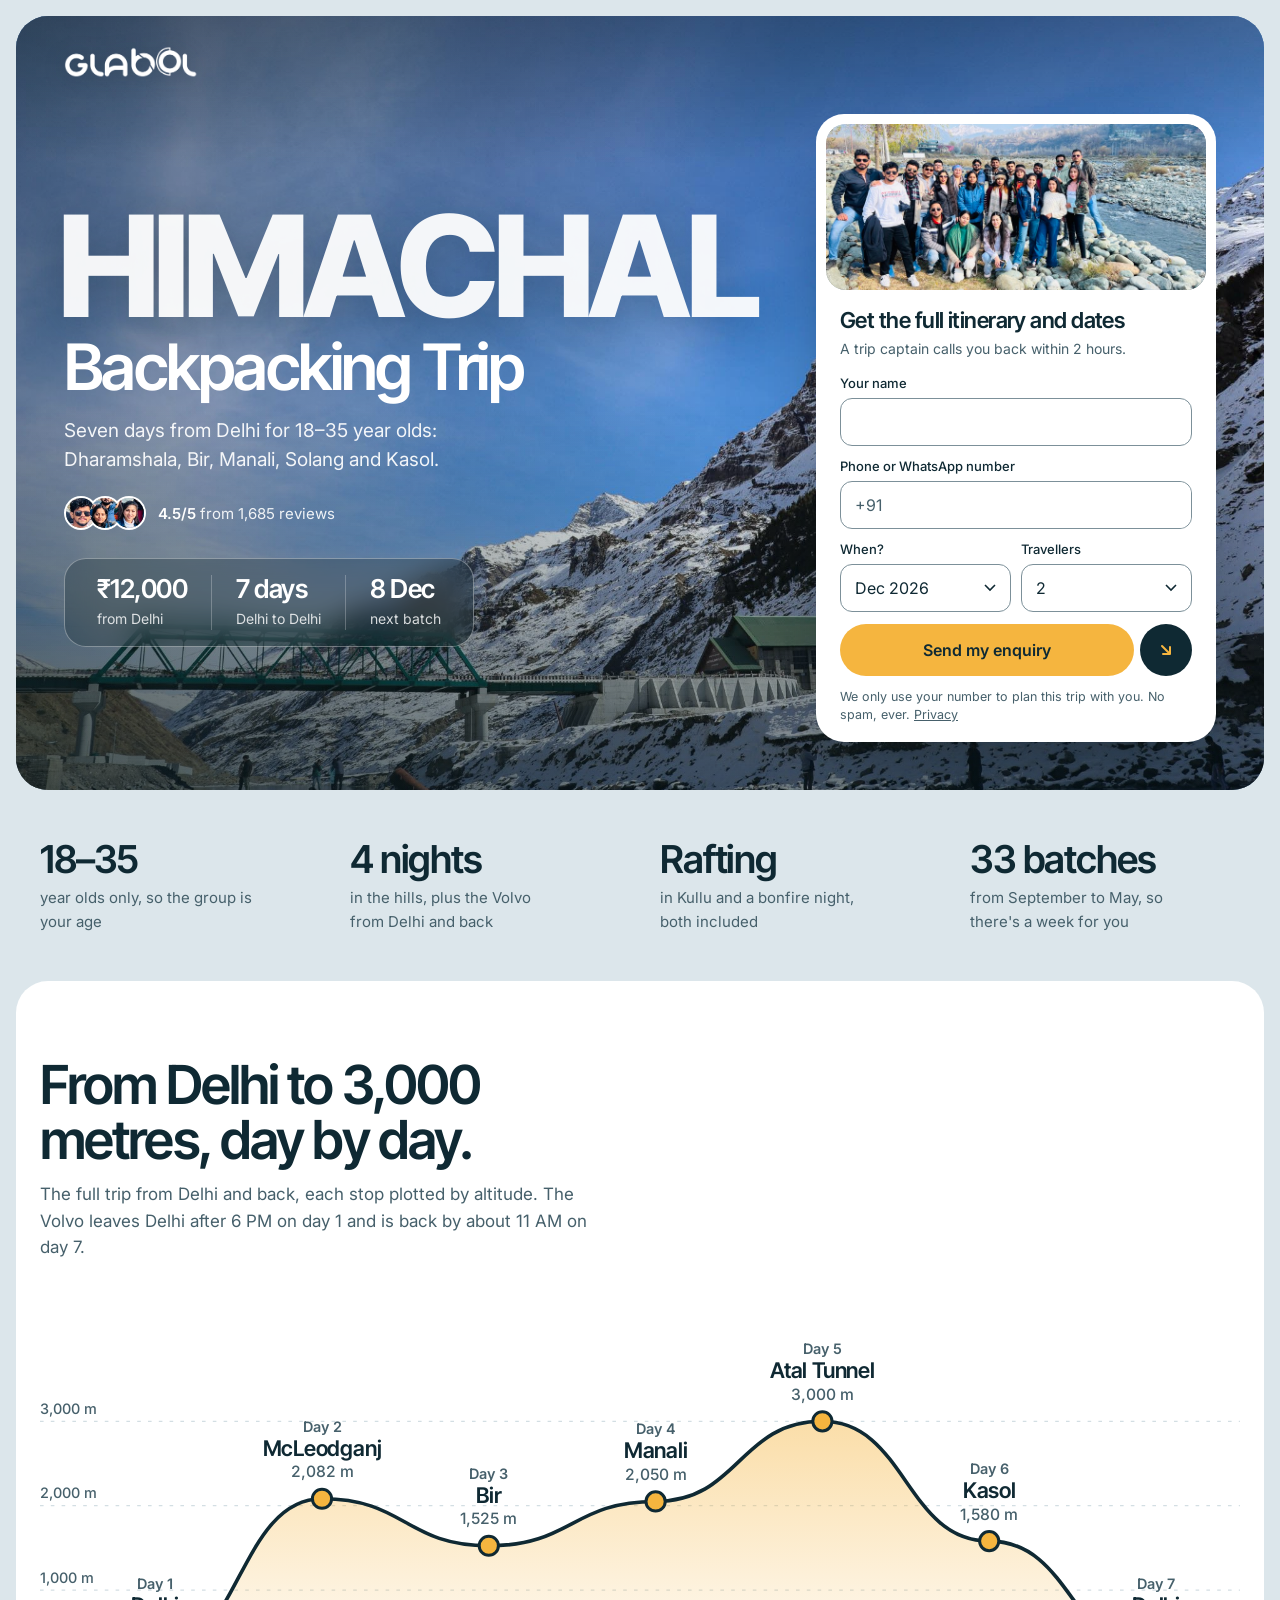
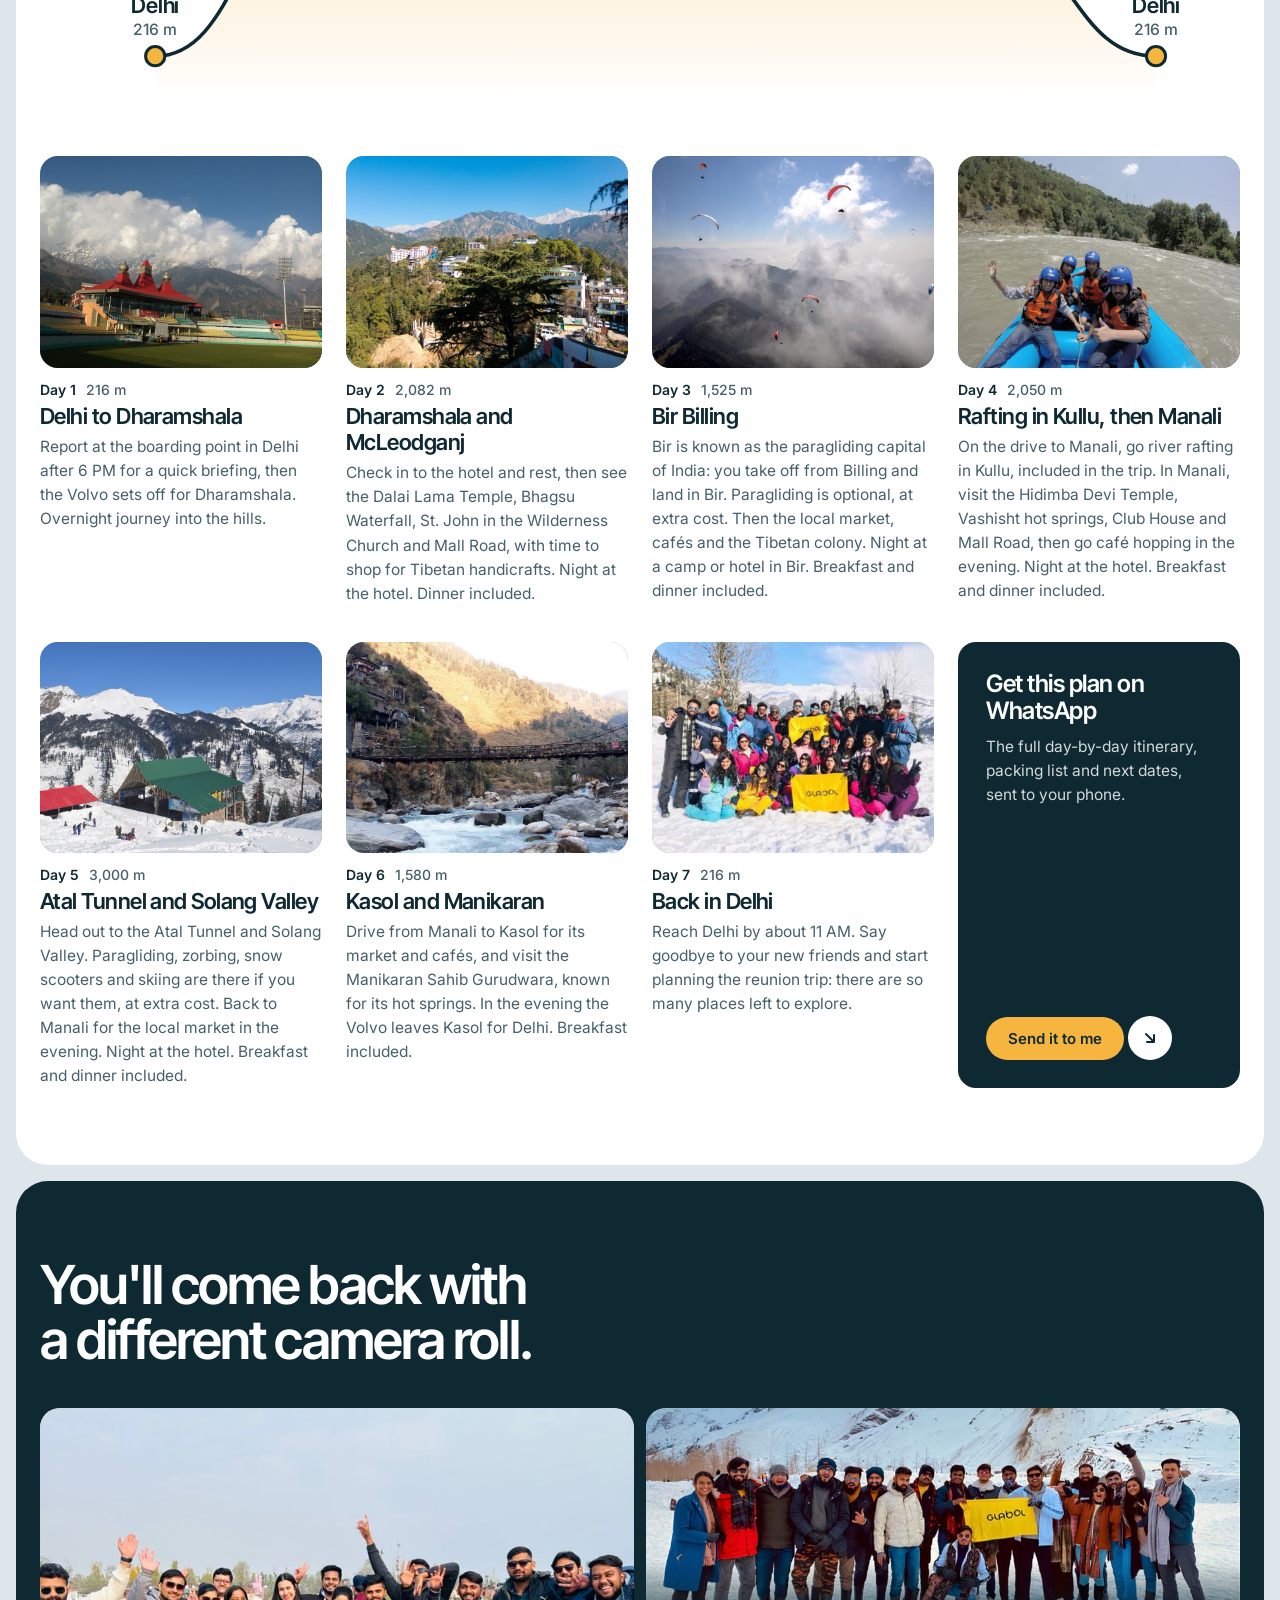
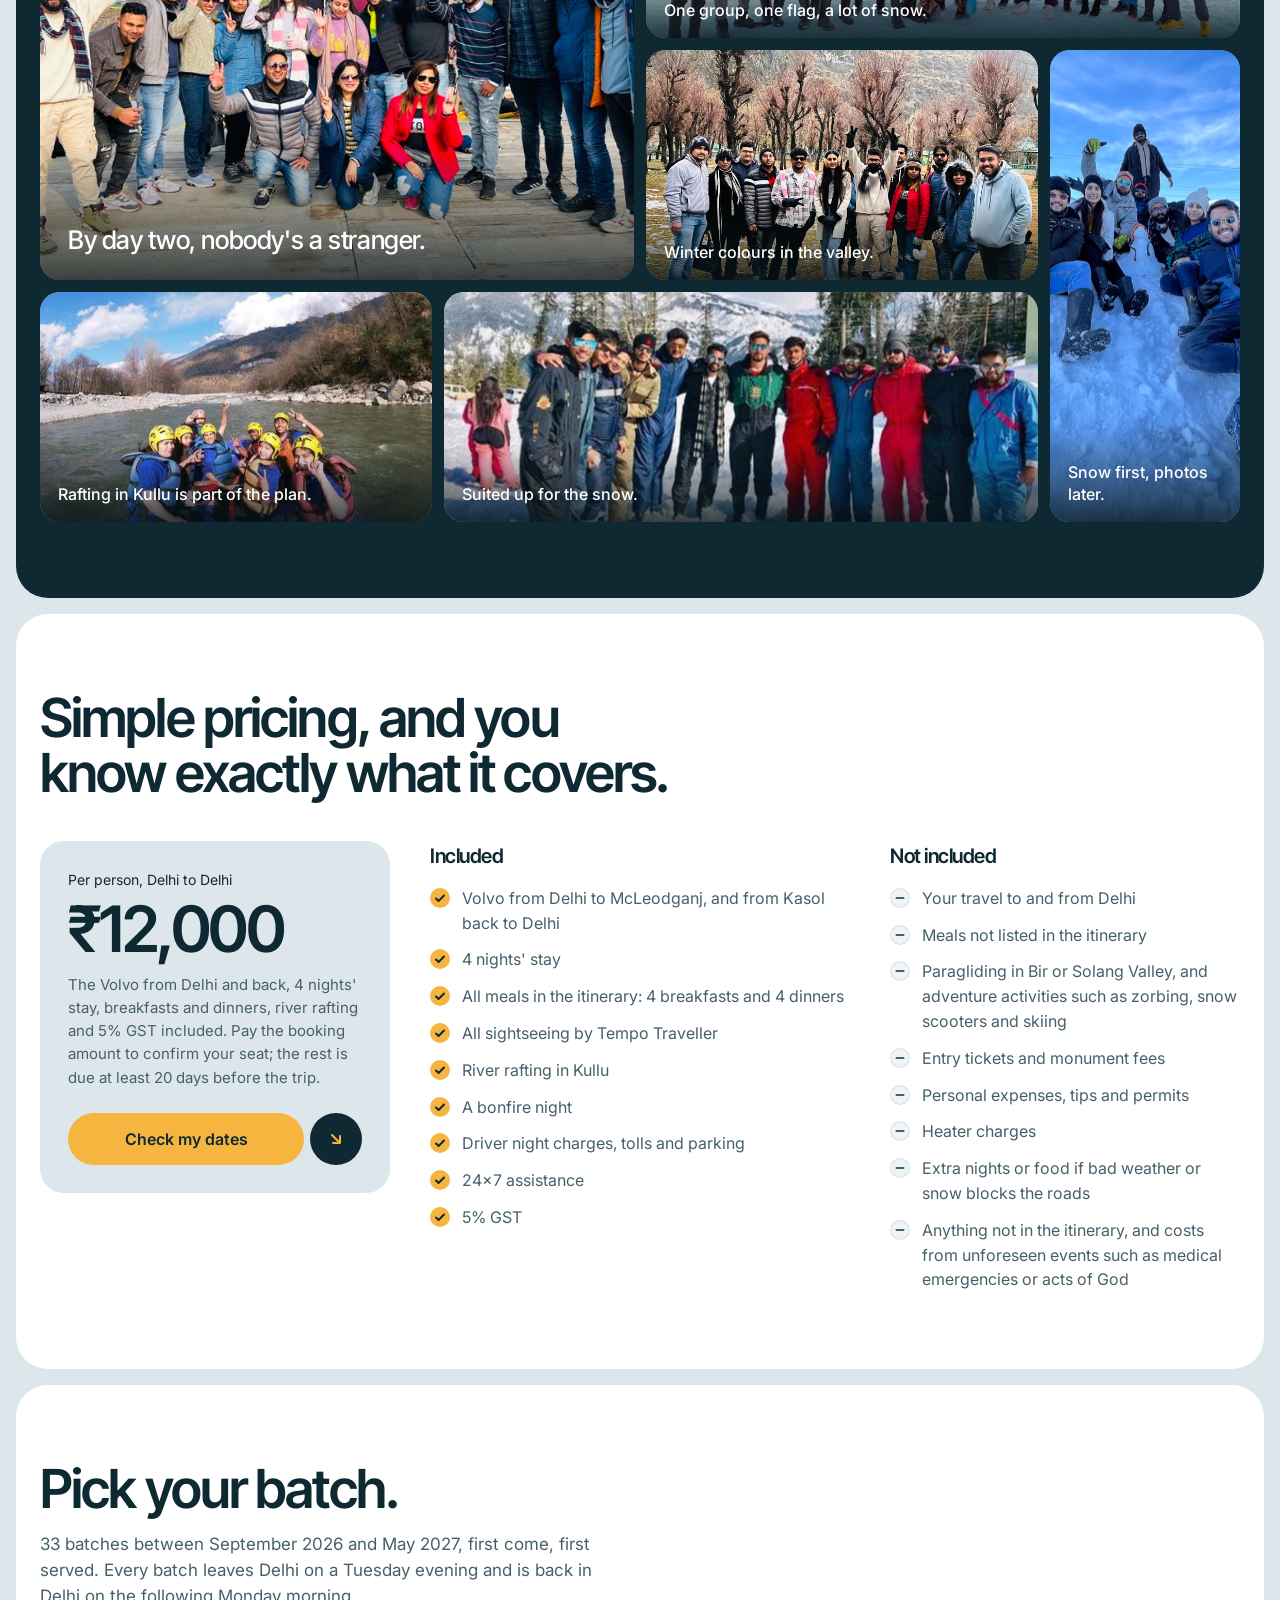
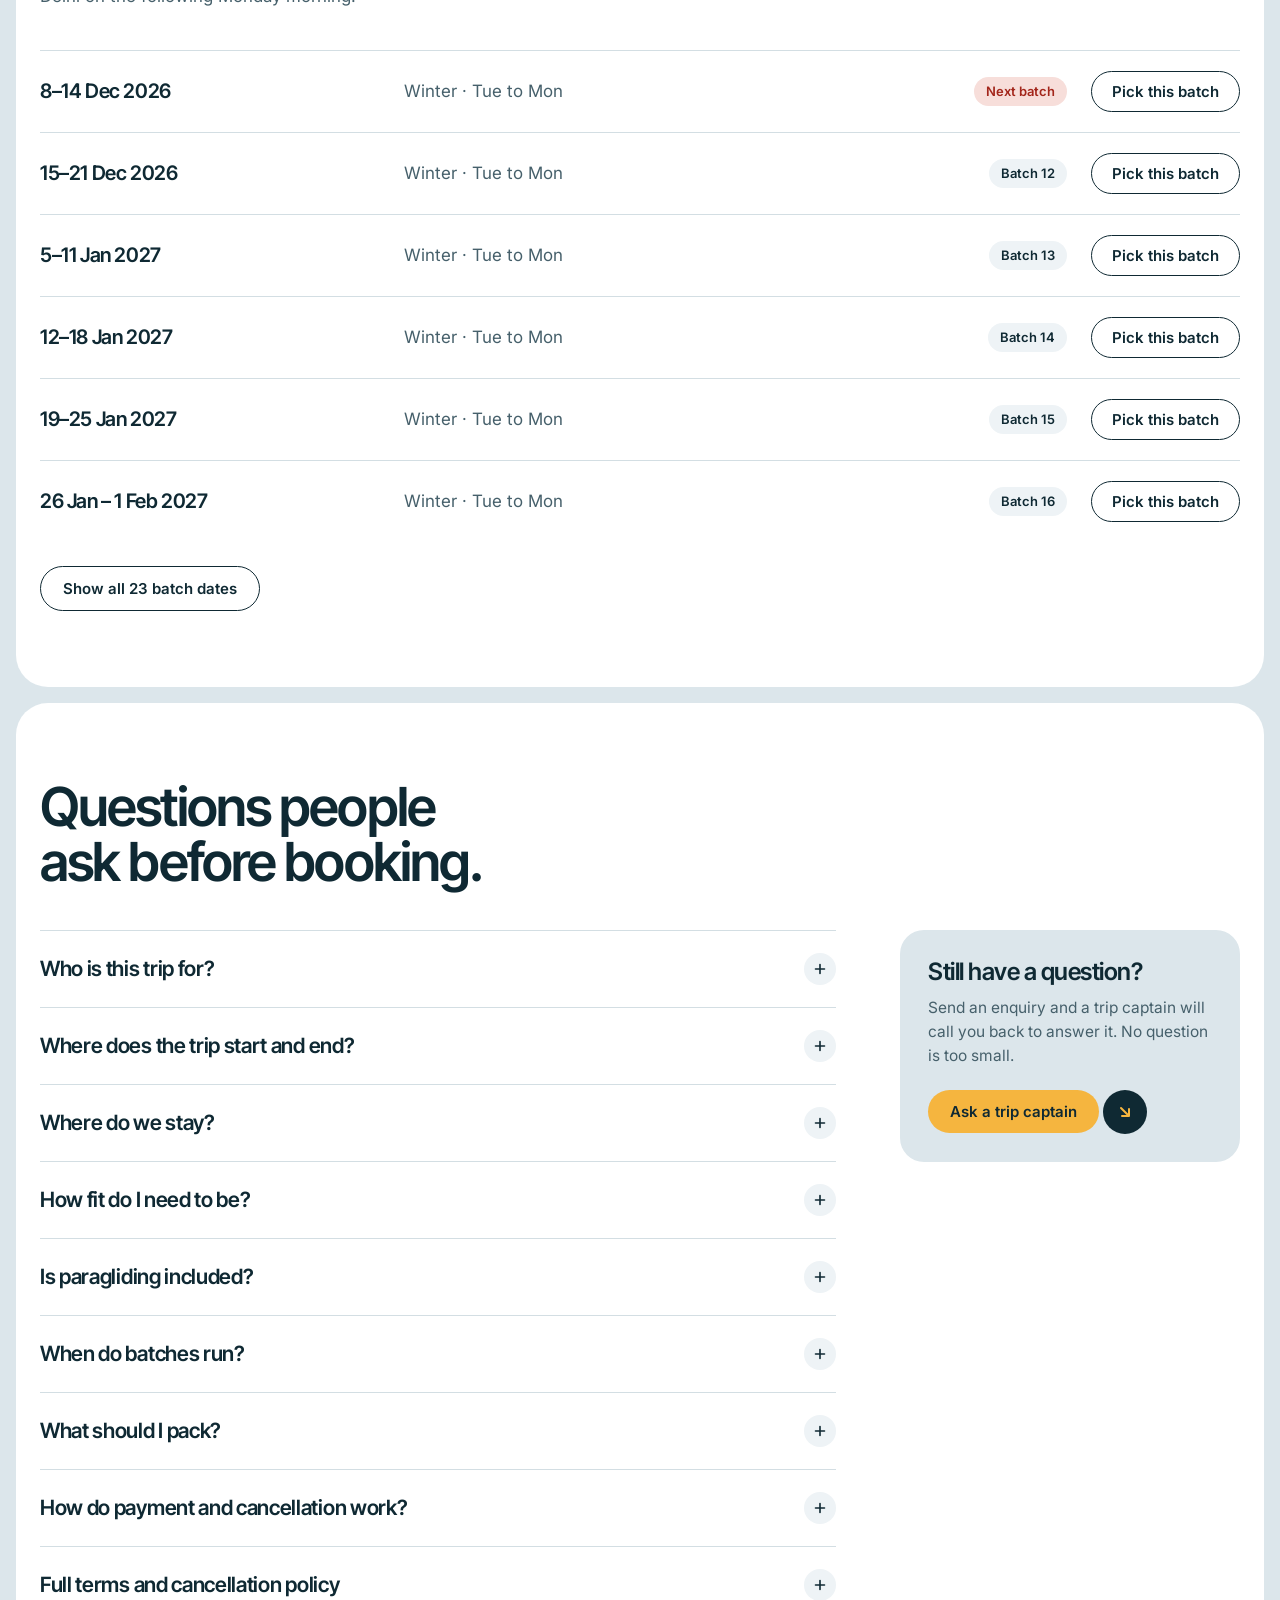
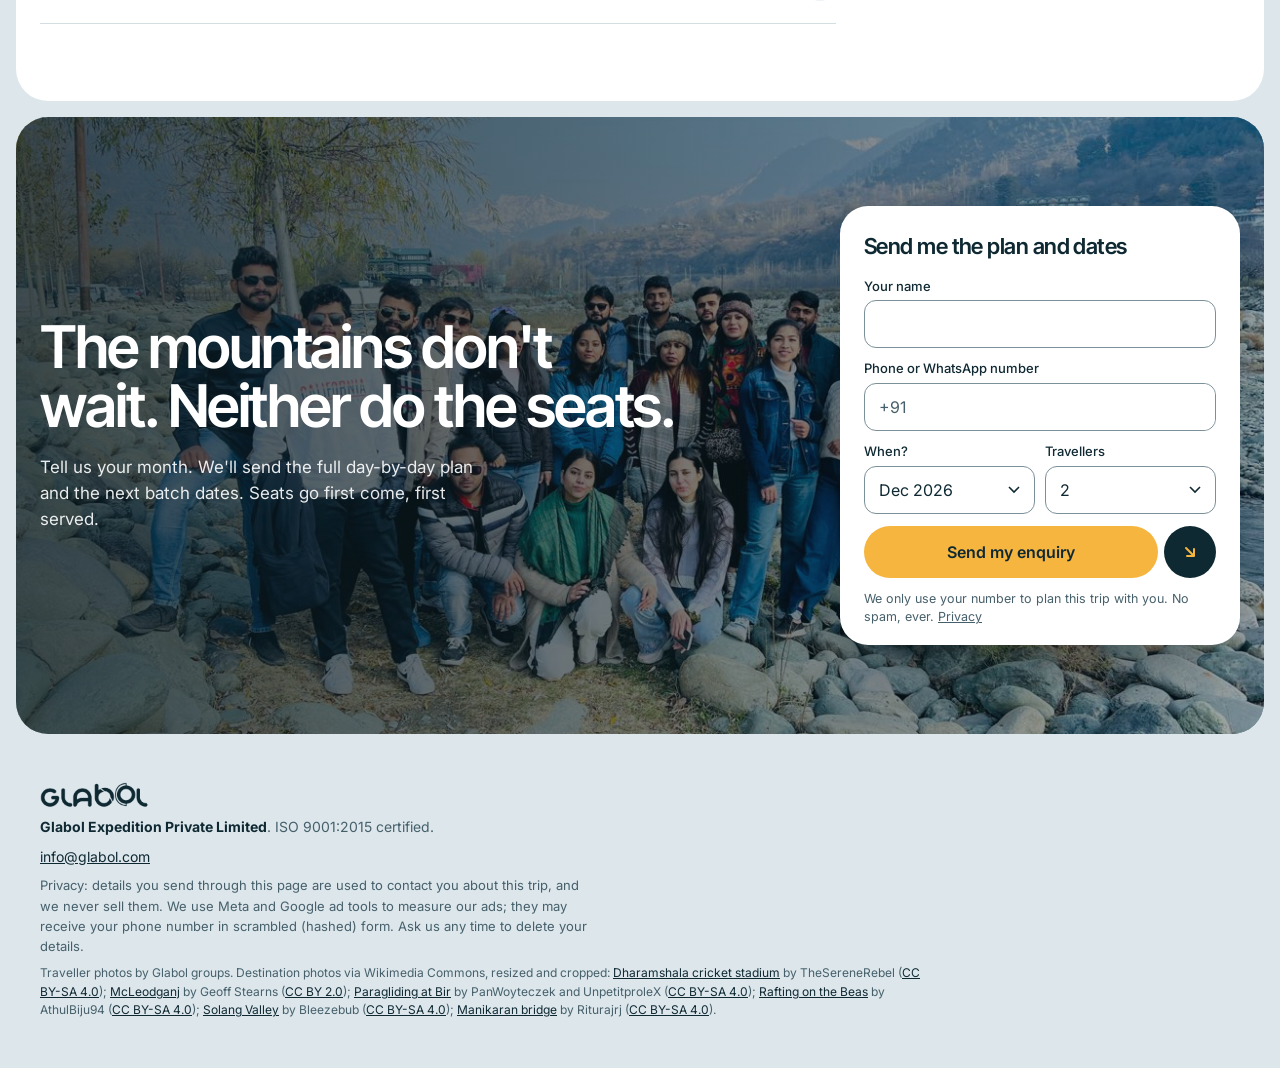
<file: index.html>
<!doctype html>
<html lang="en-IN">
<head>
  <meta charset="utf-8">
  <meta name="viewport" content="width=device-width, initial-scale=1">
  <!-- Google Tag Manager -->
  <script>(function(w,d,s,l,i){w[l]=w[l]||[];w[l].push({'gtm.start':
  new Date().getTime(),event:'gtm.js'});var f=d.getElementsByTagName(s)[0],
  j=d.createElement(s),dl=l!='dataLayer'?'&l='+l:'';j.async=true;j.src=
  'https://www.googletagmanager.com/gtm.js?id='+i+dl;f.parentNode.insertBefore(j,f);
  })(window,document,'script','dataLayer','GTM-TTXFHSF9');</script>
  <!-- End Google Tag Manager -->
  <title>Himachal Backpacking Trip from ₹12,000 | Glabol</title>
  <meta name="description" content="A group trip for 18–35 year olds: 7 days from Delhi to Delhi with Dharamshala, McLeodganj, Bir Billing, Manali, Solang Valley and Kasol. ₹12,000 per person with the Volvo both ways, 4 nights' stay, breakfasts, dinners, river rafting and GST included.">
  <meta name="theme-color" content="#DCE6EB">

  <meta property="og:type" content="website">
  <meta property="og:title" content="Himachal Backpacking Trip from ₹12,000">
  <meta property="og:description" content="7 days from Delhi with a group of 18–35 year olds: Dharamshala, Bir Billing, Manali, the Atal Tunnel, Solang Valley and Kasol, with river rafting included.">
  <meta property="og:image" content="https://himachal.glabol.com/images/hero.jpg">
  <meta property="og:url" content="https://himachal.glabol.com/">
  <link rel="canonical" href="https://himachal.glabol.com/">

  <link rel="preconnect" href="https://fonts.googleapis.com">
  <link rel="preconnect" href="https://fonts.gstatic.com" crossorigin>
  <link rel="stylesheet" href="https://fonts.googleapis.com/css2?family=Inter+Tight:wght@500;600;800&family=Inter:wght@400;500;600&display=swap">
  <link rel="preload" as="image" href="images/hero.jpg" fetchpriority="high">
  <link rel="stylesheet" href="palette.css?v=d22a79d6">
  <link rel="stylesheet" href="styles.css?v=3f8e70ad">

  <script type="application/ld+json">
  {
    "@context": "https://schema.org",
    "@type": "TouristTrip",
    "name": "Himachal Backpacking Trip",
    "alternateName": "The Great Himachal Tour",
    "description": "Group trip for 18–35 year olds: 7 days from Delhi to Delhi with Dharamshala, McLeodganj, Bir Billing, Manali, the Atal Tunnel, Solang Valley, Kasol and Manikaran. Volvo both ways, 4 nights' stay, breakfasts, dinners and river rafting included.",
    "touristType": "Backpackers aged 18–35",
    "provider": {"@type": "Organization", "name": "Glabol Expedition Private Limited", "email": "info@glabol.com", "url": "https://www.glabol.com"},
    "itinerary": {
      "@type": "ItemList",
      "itemListElement": [
        {"@type": "ListItem", "position": 1, "item": {"@type": "Place", "name": "Delhi"}},
        {"@type": "ListItem", "position": 2, "item": {"@type": "Place", "name": "Dharamshala and McLeodganj"}},
        {"@type": "ListItem", "position": 3, "item": {"@type": "Place", "name": "Bir Billing"}},
        {"@type": "ListItem", "position": 4, "item": {"@type": "Place", "name": "Kullu and Manali"}},
        {"@type": "ListItem", "position": 5, "item": {"@type": "Place", "name": "Atal Tunnel and Solang Valley"}},
        {"@type": "ListItem", "position": 6, "item": {"@type": "Place", "name": "Kasol and Manikaran"}},
        {"@type": "ListItem", "position": 7, "item": {"@type": "Place", "name": "Delhi"}}
      ]
    },
    "offers": [
      {"@type": "Offer", "name": "Delhi to Delhi, Volvo included", "price": "12000", "priceCurrency": "INR"}
    ]
  }
  </script>
</head>
<body>
  <!-- Google Tag Manager (noscript) -->
  <noscript><iframe src="https://www.googletagmanager.com/ns.html?id=GTM-TTXFHSF9" height="0" width="0" style="display:none;visibility:hidden"></iframe></noscript>
  <!-- End Google Tag Manager (noscript) -->
  <a class="skip" href="#enquire">Skip to enquiry form</a>

  <!-- ============ HERO ============ -->
  <header class="hero" id="hero">
    <div class="hero-art" aria-hidden="true">
      <!-- Drawn fallback, shown until images/hero.jpg exists -->
      <svg class="ridge ridge-back" viewBox="0 0 1440 900" preserveAspectRatio="xMidYMax slice">
        <path class="ridge-1" d="M0 470 L110 400 L200 440 L320 330 L400 380 L510 300 L600 360 L720 270 L820 340 L930 290 L1040 370 L1160 300 L1260 390 L1350 350 L1440 400 V900 H0Z"/>
        <path class="ridge-2" d="M0 560 L140 470 L240 520 L360 440 L470 500 L590 420 L700 480 L840 400 L960 470 L1080 410 L1200 480 L1320 430 L1440 490 V900 H0Z"/>
      </svg>
      <img class="hero-photo" src="images/hero.jpg" alt="" width="2000" height="1333" fetchpriority="high" decoding="async" onerror="this.closest('.hero').classList.add('no-photo');this.remove()">
      <svg class="ridge ridge-front" viewBox="0 0 1440 900" preserveAspectRatio="xMidYMax slice">
        <path class="ridge-3" d="M0 620 L80 560 L170 600 L250 470 L330 520 L420 330 L480 380 L540 300 L620 410 L700 460 L800 380 L880 430 L980 250 L1050 330 L1120 300 L1210 420 L1300 380 L1440 470 V900 H0Z"/>
        <path class="ridge-4" d="M0 760 L120 680 L260 720 L400 640 L520 700 L680 620 L820 690 L980 610 L1120 680 L1280 630 L1440 690 V900 H0Z"/>
      </svg>
      <div class="hero-shade"></div>
    </div>

    <nav class="topbar" aria-label="Primary">
      <a class="brand" href="#hero">
        <img src="images/logo-glabol.png" alt="Glabol" width="640" height="153">
      </a>
      <div class="topbar-actions">
        <a class="btn btn-sm topbar-enquire" href="#enquire" data-focus-form>
          <span class="btn-label">Enquire</span>
          <span class="btn-arrow" aria-hidden="true"><svg viewBox="0 0 20 20"><path d="M6 6 L14 14 M14 7 V14 H7"/></svg></span>
        </a>
      </div>
    </nav>

    <div class="hero-grid">
      <div class="hero-copy">
        <h1 class="hero-title"><span class="h1-place" style="--wordmark-size: 20cqw">Himachal</span> Backpacking Trip</h1>
        <p class="hero-sub" id="hero-sub">Seven days from Delhi for 18–35 year olds: Dharamshala, Bir, Manali, Solang and Kasol.</p>
        <div class="rating-line">
          <span class="avatars" aria-hidden="true">
            <span class="ph" data-label=""><img src="images/avatar-1.jpg" alt="" width="80" height="80" onerror="this.remove()"></span>
            <span class="ph" data-label=""><img src="images/avatar-2.jpg" alt="" width="80" height="80" onerror="this.remove()"></span>
            <span class="ph" data-label=""><img src="images/avatar-3.jpg" alt="" width="80" height="80" onerror="this.remove()"></span>
          </span>
          <p><strong>4.5/5</strong> from 1,685 reviews</p>
        </div>
        <dl class="hero-facts">
          <div><dt>₹12,000</dt><dd>from Delhi</dd></div>
          <div><dt>7 days</dt><dd>Delhi to Delhi</dd></div>
          <div><dt id="next-batch">13 Oct</dt><dd>next batch</dd></div>
        </dl>
      </div>

      <section class="form-card" id="enquire" aria-labelledby="enquire-title">
        <div class="form-card-photo ph" data-label="hero-card.jpg">
          <img src="images/hero-card.jpg" alt="One of our travel groups by a mountain river in Himachal" width="800" height="360" decoding="async" onerror="this.remove()">
        </div>
        <div class="form-card-body">
          <h2 class="form-card-title" id="enquire-title">Get the full itinerary and dates</h2>
          <p class="form-card-note">A trip captain calls you back within 2 hours.</p>
          <form class="lead-form" novalidate>
            <div class="field">
              <label for="h-name">Your name</label>
              <input id="h-name" name="name" type="text" autocomplete="name" required>
              <p class="field-error" aria-live="polite"></p>
            </div>
            <div class="field">
              <label for="h-phone">Phone or WhatsApp number</label>
              <div class="phone">
                <span aria-hidden="true">+91</span>
                <input id="h-phone" name="phone" type="tel" inputmode="numeric" autocomplete="tel-national" maxlength="14" required>
              </div>
              <p class="field-error" aria-live="polite"></p>
            </div>
            <div class="field-row">
              <div class="field">
                <label for="h-month">When?</label>
                <select id="h-month" name="month" data-month-select></select>
              </div>
              <div class="field">
                <label for="h-group">Travellers</label>
                <select id="h-group" name="group_size">
                  <option>Just me</option>
                  <option selected>2</option>
                  <option>3–4</option>
                  <option>5 or more</option>
                </select>
              </div>
            </div>
            <button class="btn btn-block" type="submit">
              <span class="btn-label">Send my enquiry</span>
              <span class="btn-arrow" aria-hidden="true"><svg viewBox="0 0 20 20"><path d="M6 6 L14 14 M14 7 V14 H7"/></svg></span>
            </button>
            <p class="form-status" role="status"></p>
            <p class="form-privacy">We only use your number to plan this trip with you. No spam, ever. <a href="#privacy">Privacy</a></p>
          </form>
        </div>
      </section>

    </div>
  </header>

  <main>
    <!-- ============ PROOF ============ -->
    <section class="panel proof" aria-label="Why travellers pick us">
      <dl class="proof-list">
        <div><dt>18–35</dt><dd>year olds only, so the group is your age</dd></div>
        <div><dt>4 nights</dt><dd>in the hills, plus the Volvo from Delhi and back</dd></div>
        <div><dt>Rafting</dt><dd>in Kullu and a bonfire night, both included</dd></div>
        <div><dt>33 batches</dt><dd>from September to May, so there's a week for you</dd></div>
      </dl>
    </section>

    <!-- ============ ROUTE (signature) ============ -->
    <section class="panel route" aria-labelledby="route-title">
      <div class="section-head">
        <h2 id="route-title">From Delhi to 3,000 metres, day by day.</h2>
        <p>The full trip from Delhi and back, each stop plotted by altitude. The Volvo leaves Delhi after 6 PM on day 1 and is back by about 11 AM on day 7.</p>
      </div>
      <div class="profile-scroll">
        <svg class="profile" id="profile" viewBox="0 0 1000 340" role="img" aria-label="Altitude profile: day 1 Delhi 216 m, day 2 McLeodganj 2,082 m, day 3 Bir 1,525 m, day 4 Manali 2,050 m, day 5 Atal Tunnel 3,000 m, day 6 Kasol 1,580 m, day 7 Delhi 216 m"
          data-stops='[["Delhi",216],["McLeodganj",2082],["Bir",1525],["Manali",2050],["Atal Tunnel",3000],["Kasol",1580],["Delhi",216]]'></svg>
      </div>
      <p class="profile-hint" aria-hidden="true">Swipe to see all seven days &rarr;</p>
      <ol class="days">
        <li class="day">
          <div class="ph" data-label="day-1.jpg"><img src="images/day-1.jpg" alt="The Dharamshala cricket stadium below the Dhauladhar range" width="800" height="600" loading="lazy" decoding="async" onerror="this.remove()"></div>
          <p class="day-num">Day 1 <span>216 m</span></p>
          <h3>Delhi to Dharamshala</h3>
          <p>Report at the boarding point in Delhi after 6 PM for a quick briefing, then the Volvo sets off for Dharamshala. Overnight journey into the hills.</p>
        </li>
        <li class="day">
          <div class="ph" data-label="day-2.jpg"><img src="images/day-2.jpg" alt="McLeodganj and the Dhauladhar peaks seen from the Dalai Lama Temple" width="800" height="600" loading="lazy" decoding="async" onerror="this.remove()"></div>
          <p class="day-num">Day 2 <span>2,082 m</span></p>
          <h3>Dharamshala and McLeodganj</h3>
          <p>Check in to the hotel and rest, then see the Dalai Lama Temple, Bhagsu Waterfall, St. John in the Wilderness Church and Mall Road, with time to shop for Tibetan handicrafts. Night at the hotel. Dinner included.</p>
        </li>
        <li class="day">
          <div class="ph" data-label="day-3.jpg"><img src="images/day-3.jpg" alt="Paragliders over the clouds at Bir Billing" width="800" height="600" loading="lazy" decoding="async" onerror="this.remove()"></div>
          <p class="day-num">Day 3 <span>1,525 m</span></p>
          <h3>Bir Billing</h3>
          <p>Bir is known as the paragliding capital of India: you take off from Billing and land in Bir. Paragliding is optional, at extra cost. Then the local market, cafés and the Tibetan colony. Night at a camp or hotel in Bir. Breakfast and dinner included.</p>
        </li>
        <li class="day">
          <div class="ph" data-label="day-4.jpg"><img src="images/day-4.jpg" alt="Rafting on the Beas river in Kullu" width="800" height="600" loading="lazy" decoding="async" onerror="this.remove()"></div>
          <p class="day-num">Day 4 <span>2,050 m</span></p>
          <h3>Rafting in Kullu, then Manali</h3>
          <p>On the drive to Manali, go river rafting in Kullu, included in the trip. In Manali, visit the Hidimba Devi Temple, Vashisht hot springs, Club House and Mall Road, then go café hopping in the evening. Night at the hotel. Breakfast and dinner included.</p>
        </li>
        <li class="day">
          <div class="ph" data-label="day-5.jpg"><img src="images/day-5.jpg" alt="Solang Valley under snow" width="800" height="600" loading="lazy" decoding="async" onerror="this.remove()"></div>
          <p class="day-num">Day 5 <span>3,000 m</span></p>
          <h3>Atal Tunnel and Solang Valley</h3>
          <p>Head out to the Atal Tunnel and Solang Valley. Paragliding, zorbing, snow scooters and skiing are there if you want them, at extra cost. Back to Manali for the local market in the evening. Night at the hotel. Breakfast and dinner included.</p>
        </li>
        <li class="day">
          <div class="ph" data-label="day-6.jpg"><img src="images/day-6.jpg" alt="The bridge to Manikaran Sahib over the Parvati river" width="800" height="600" loading="lazy" decoding="async" onerror="this.remove()"></div>
          <p class="day-num">Day 6 <span>1,580 m</span></p>
          <h3>Kasol and Manikaran</h3>
          <p>Drive from Manali to Kasol for its market and cafés, and visit the Manikaran Sahib Gurudwara, known for its hot springs. In the evening the Volvo leaves Kasol for Delhi. Breakfast included.</p>
        </li>
        <li class="day">
          <div class="ph" data-label="day-7.jpg"><img src="images/day-7.jpg" alt="A Glabol group holding Glabol flags in the snow" width="800" height="600" loading="lazy" decoding="async" onerror="this.remove()"></div>
          <p class="day-num">Day 7 <span>216 m</span></p>
          <h3>Back in Delhi</h3>
          <p>Reach Delhi by about 11 AM. Say goodbye to your new friends and start planning the reunion trip: there are so many places left to explore.</p>
        </li>
        <li class="day-cta">
          <h3>Get this plan on WhatsApp</h3>
          <p>The full day-by-day itinerary, packing list and next dates, sent to your phone.</p>
          <a class="btn btn-sm" href="#enquire" data-focus-form>
            <span class="btn-label">Send it to me</span>
            <span class="btn-arrow" aria-hidden="true"><svg viewBox="0 0 20 20"><path d="M6 6 L14 14 M14 7 V14 H7"/></svg></span>
          </a>
        </li>
      </ol>
    </section>

    <!-- ============ FEEL ============ -->
    <section class="feel" aria-labelledby="feel-title">
      <div class="section-head section-head-dark">
        <h2 id="feel-title">You'll come back with a different camera roll.</h2>
      </div>
      <div class="mosaic">
        <figure class="tile tile-a ph" data-label="mood-1.jpg"><img src="images/mood-1.jpg" alt="A Glabol group cheering together by the water" width="1024" height="576" loading="lazy" decoding="async" onerror="this.remove()"><figcaption>By day two, nobody's a stranger.</figcaption></figure>
        <figure class="tile tile-b ph" data-label="mood-2.jpg"><img src="images/mood-2.jpg" alt="A big Glabol group with a Glabol flag in the snow" width="900" height="362" loading="lazy" decoding="async" onerror="this.remove()" style="object-position: center 45%"><figcaption>One group, one flag, a lot of snow.</figcaption></figure>
        <figure class="tile tile-c ph" data-label="mood-3.jpg"><img src="images/mood-3.jpg" alt="A group posing among bare winter trees in a valley" width="760" height="567" loading="lazy" decoding="async" onerror="this.remove()"><figcaption>Winter colours in the valley.</figcaption></figure>
        <figure class="tile tile-d ph" data-label="mood-4.jpg"><img src="images/mood-4.jpg" alt="Friends sitting in deep snow under a blue sky" width="640" height="800" loading="lazy" decoding="async" onerror="this.remove()"><figcaption>Snow first, photos later.</figcaption></figure>
        <figure class="tile tile-e ph" data-label="mood-5.jpg"><img src="images/mood-5.jpg" alt="A Glabol group in helmets and life jackets on a raft" width="760" height="530" loading="lazy" decoding="async" onerror="this.remove()"><figcaption>Rafting in Kullu is part of the plan.</figcaption></figure>
        <figure class="tile tile-f ph" data-label="mood-6.jpg"><img src="images/mood-6.jpg" alt="A group in snow suits standing in the snow" width="900" height="701" loading="lazy" decoding="async" onerror="this.remove()"><figcaption>Suited up for the snow.</figcaption></figure>
      </div>
    </section>

    <!-- ============ PRICE ============ -->
    <section class="panel price" aria-labelledby="price-title">
      <div class="section-head">
        <h2 id="price-title">Simple pricing, and you know exactly what it covers.</h2>
      </div>
      <div class="price-grid">
        <div class="price-box">
          <p class="price-from">Per person, Delhi to Delhi</p>
          <p class="price-amount">₹12,000</p>
          <p class="price-alt">The Volvo from Delhi and back, 4 nights' stay, breakfasts and dinners, river rafting and 5% GST included. Pay the booking amount to confirm your seat; the rest is due at least 20 days before the trip.</p>
          <a class="btn btn-block" href="#enquire" data-focus-form>
            <span class="btn-label">Check my dates</span>
            <span class="btn-arrow" aria-hidden="true"><svg viewBox="0 0 20 20"><path d="M6 6 L14 14 M14 7 V14 H7"/></svg></span>
          </a>
        </div>
        <div class="incl">
          <h3>Included</h3>
          <ul class="list-yes">
            <li>Volvo from Delhi to McLeodganj, and from Kasol back to Delhi</li>
            <li>4 nights' stay</li>
            <li>All meals in the itinerary: 4 breakfasts and 4 dinners</li>
            <li>All sightseeing by Tempo Traveller</li>
            <li>River rafting in Kullu</li>
            <li>A bonfire night</li>
            <li>Driver night charges, tolls and parking</li>
            <li>24×7 assistance</li>
            <li>5% GST</li>
          </ul>
        </div>
        <div class="incl">
          <h3>Not included</h3>
          <ul class="list-no">
            <li>Your travel to and from Delhi</li>
            <li>Meals not listed in the itinerary</li>
            <li>Paragliding in Bir or Solang Valley, and adventure activities such as zorbing, snow scooters and skiing</li>
            <li>Entry tickets and monument fees</li>
            <li>Personal expenses, tips and permits</li>
            <li>Heater charges</li>
            <li>Extra nights or food if bad weather or snow blocks the roads</li>
            <li>Anything not in the itinerary, and costs from unforeseen events such as medical emergencies or acts of God</li>
          </ul>
        </div>
      </div>
    </section>

    <!-- ============ DEPARTURES ============ -->
    <section class="panel departures" aria-labelledby="dep-title">
      <div class="section-head">
        <h2 id="dep-title">Pick your batch.</h2>
        <p>33 batches between September 2026 and May 2027, first come, first served. Every batch leaves Delhi on a Tuesday evening and is back in Delhi on the following Monday morning.</p>
      </div>
      <ul class="dep-list" id="dep-list">
        <li data-start="2026-09-29"><span class="dep-date">29 Sep – 5 Oct 2026</span><span class="dep-note">Autumn · Tue to Mon</span><span class="dep-seats">Batch 1</span><a class="dep-hold" href="#enquire" data-month="Sep 2026">Pick this batch</a></li>
        <li data-start="2026-10-06"><span class="dep-date">6–12 Oct 2026</span><span class="dep-note">Autumn · Tue to Mon</span><span class="dep-seats">Batch 2</span><a class="dep-hold" href="#enquire" data-month="Oct 2026">Pick this batch</a></li>
        <li data-start="2026-10-13"><span class="dep-date">13–19 Oct 2026</span><span class="dep-note">Autumn · Tue to Mon</span><span class="dep-seats">Batch 3</span><a class="dep-hold" href="#enquire" data-month="Oct 2026">Pick this batch</a></li>
        <li data-start="2026-10-20"><span class="dep-date">20–26 Oct 2026</span><span class="dep-note">Autumn · Tue to Mon</span><span class="dep-seats">Batch 4</span><a class="dep-hold" href="#enquire" data-month="Oct 2026">Pick this batch</a></li>
        <li data-start="2026-10-27"><span class="dep-date">27 Oct – 2 Nov 2026</span><span class="dep-note">Autumn · Tue to Mon</span><span class="dep-seats">Batch 5</span><a class="dep-hold" href="#enquire" data-month="Oct 2026">Pick this batch</a></li>
        <li data-start="2026-11-03"><span class="dep-date">3–9 Nov 2026</span><span class="dep-note">Autumn · Tue to Mon</span><span class="dep-seats">Batch 6</span><a class="dep-hold" href="#enquire" data-month="Nov 2026">Pick this batch</a></li>
        <li data-start="2026-11-10"><span class="dep-date">10–16 Nov 2026</span><span class="dep-note">Autumn · Tue to Mon</span><span class="dep-seats">Batch 7</span><a class="dep-hold" href="#enquire" data-month="Nov 2026">Pick this batch</a></li>
        <li data-start="2026-11-17"><span class="dep-date">17–23 Nov 2026</span><span class="dep-note">Autumn · Tue to Mon</span><span class="dep-seats">Batch 8</span><a class="dep-hold" href="#enquire" data-month="Nov 2026">Pick this batch</a></li>
        <li data-start="2026-11-24"><span class="dep-date">24–30 Nov 2026</span><span class="dep-note">Autumn · Tue to Mon</span><span class="dep-seats">Batch 9</span><a class="dep-hold" href="#enquire" data-month="Nov 2026">Pick this batch</a></li>
        <li data-start="2026-12-01"><span class="dep-date">1–7 Dec 2026</span><span class="dep-note">Winter · Tue to Mon</span><span class="dep-seats">Batch 10</span><a class="dep-hold" href="#enquire" data-month="Dec 2026">Pick this batch</a></li>
        <li data-start="2026-12-08"><span class="dep-date">8–14 Dec 2026</span><span class="dep-note">Winter · Tue to Mon</span><span class="dep-seats">Batch 11</span><a class="dep-hold" href="#enquire" data-month="Dec 2026">Pick this batch</a></li>
        <li data-start="2026-12-15"><span class="dep-date">15–21 Dec 2026</span><span class="dep-note">Winter · Tue to Mon</span><span class="dep-seats">Batch 12</span><a class="dep-hold" href="#enquire" data-month="Dec 2026">Pick this batch</a></li>
        <li data-start="2027-01-05"><span class="dep-date">5–11 Jan 2027</span><span class="dep-note">Winter · Tue to Mon</span><span class="dep-seats">Batch 13</span><a class="dep-hold" href="#enquire" data-month="Jan 2027">Pick this batch</a></li>
        <li data-start="2027-01-12"><span class="dep-date">12–18 Jan 2027</span><span class="dep-note">Winter · Tue to Mon</span><span class="dep-seats">Batch 14</span><a class="dep-hold" href="#enquire" data-month="Jan 2027">Pick this batch</a></li>
        <li data-start="2027-01-19"><span class="dep-date">19–25 Jan 2027</span><span class="dep-note">Winter · Tue to Mon</span><span class="dep-seats">Batch 15</span><a class="dep-hold" href="#enquire" data-month="Jan 2027">Pick this batch</a></li>
        <li data-start="2027-01-26"><span class="dep-date">26 Jan – 1 Feb 2027</span><span class="dep-note">Winter · Tue to Mon</span><span class="dep-seats">Batch 16</span><a class="dep-hold" href="#enquire" data-month="Jan 2027">Pick this batch</a></li>
        <li data-start="2027-02-02"><span class="dep-date">2–8 Feb 2027</span><span class="dep-note">Winter · Tue to Mon</span><span class="dep-seats">Batch 17</span><a class="dep-hold" href="#enquire" data-month="Feb 2027">Pick this batch</a></li>
        <li data-start="2027-02-09"><span class="dep-date">9–15 Feb 2027</span><span class="dep-note">Winter · Tue to Mon</span><span class="dep-seats">Batch 18</span><a class="dep-hold" href="#enquire" data-month="Feb 2027">Pick this batch</a></li>
        <li data-start="2027-02-16"><span class="dep-date">16–22 Feb 2027</span><span class="dep-note">Winter · Tue to Mon</span><span class="dep-seats">Batch 19</span><a class="dep-hold" href="#enquire" data-month="Feb 2027">Pick this batch</a></li>
        <li data-start="2027-02-23"><span class="dep-date">23 Feb – 1 Mar 2027</span><span class="dep-note">Winter · Tue to Mon</span><span class="dep-seats">Batch 20</span><a class="dep-hold" href="#enquire" data-month="Feb 2027">Pick this batch</a></li>
        <li data-start="2027-03-02"><span class="dep-date">2–8 Mar 2027</span><span class="dep-note">Spring · Tue to Mon</span><span class="dep-seats">Batch 21</span><a class="dep-hold" href="#enquire" data-month="Mar 2027">Pick this batch</a></li>
        <li data-start="2027-03-09"><span class="dep-date">9–15 Mar 2027</span><span class="dep-note">Spring · Tue to Mon</span><span class="dep-seats">Batch 22</span><a class="dep-hold" href="#enquire" data-month="Mar 2027">Pick this batch</a></li>
        <li data-start="2027-03-16"><span class="dep-date">16–22 Mar 2027</span><span class="dep-note">Spring · Tue to Mon</span><span class="dep-seats">Batch 23</span><a class="dep-hold" href="#enquire" data-month="Mar 2027">Pick this batch</a></li>
        <li data-start="2027-03-23"><span class="dep-date">23–29 Mar 2027</span><span class="dep-note">Spring · Tue to Mon</span><span class="dep-seats">Batch 24</span><a class="dep-hold" href="#enquire" data-month="Mar 2027">Pick this batch</a></li>
        <li data-start="2027-03-30"><span class="dep-date">30 Mar – 5 Apr 2027</span><span class="dep-note">Spring · Tue to Mon</span><span class="dep-seats">Batch 25</span><a class="dep-hold" href="#enquire" data-month="Mar 2027">Pick this batch</a></li>
        <li data-start="2027-04-06"><span class="dep-date">6–12 Apr 2027</span><span class="dep-note">Spring · Tue to Mon</span><span class="dep-seats">Batch 26</span><a class="dep-hold" href="#enquire" data-month="Apr 2027">Pick this batch</a></li>
        <li data-start="2027-04-13"><span class="dep-date">13–19 Apr 2027</span><span class="dep-note">Spring · Tue to Mon</span><span class="dep-seats">Batch 27</span><a class="dep-hold" href="#enquire" data-month="Apr 2027">Pick this batch</a></li>
        <li data-start="2027-04-20"><span class="dep-date">20–26 Apr 2027</span><span class="dep-note">Spring · Tue to Mon</span><span class="dep-seats">Batch 28</span><a class="dep-hold" href="#enquire" data-month="Apr 2027">Pick this batch</a></li>
        <li data-start="2027-04-27"><span class="dep-date">27 Apr – 3 May 2027</span><span class="dep-note">Spring · Tue to Mon</span><span class="dep-seats">Batch 29</span><a class="dep-hold" href="#enquire" data-month="Apr 2027">Pick this batch</a></li>
        <li data-start="2027-05-04"><span class="dep-date">4–10 May 2027</span><span class="dep-note">Summer · Tue to Mon</span><span class="dep-seats">Batch 30</span><a class="dep-hold" href="#enquire" data-month="May 2027">Pick this batch</a></li>
        <li data-start="2027-05-11"><span class="dep-date">11–17 May 2027</span><span class="dep-note">Summer · Tue to Mon</span><span class="dep-seats">Batch 31</span><a class="dep-hold" href="#enquire" data-month="May 2027">Pick this batch</a></li>
        <li data-start="2027-05-18"><span class="dep-date">18–24 May 2027</span><span class="dep-note">Summer · Tue to Mon</span><span class="dep-seats">Batch 32</span><a class="dep-hold" href="#enquire" data-month="May 2027">Pick this batch</a></li>
        <li data-start="2027-05-25"><span class="dep-date">25–31 May 2027</span><span class="dep-note">Summer · Tue to Mon</span><span class="dep-seats">Batch 33</span><a class="dep-hold" href="#enquire" data-month="May 2027">Pick this batch</a></li>
      </ul>
      <button type="button" class="dep-more" id="dep-more" hidden>Show all batch dates</button>
    </section>

    <!-- ============ REVIEWS ============
         Hidden until there are three real reviews from Himachal travellers; never invent them.
         To bring the section back, paste this between the batches and the FAQ, one review per blockquote:
    <section class="panel reviews" aria-labelledby="rev-title">
      <div class="section-head">
        <h2 id="rev-title">What the last groups said.</h2>
        <p>★ 4.5 from 1,685 reviews</p>
      </div>
      <div class="review-list">
        <blockquote class="review">
          <p>The review, in the traveller's own words.</p>
          <footer><span class="initials" aria-hidden="true">AB</span><span><strong>First name and initial</strong> City, travelled Mon YYYY</span></footer>
        </blockquote>
      </div>
    </section>
    -->

    <!-- ============ FAQ ============ -->
    <section class="panel faq" aria-labelledby="faq-title">
      <div class="section-head">
        <h2 id="faq-title">Questions people ask before booking.</h2>
      </div>
      <div class="faq-grid">
      <div class="faq-list">
        <details>
          <summary>Who is this trip for?</summary>
          <p>Glabol trips are only for 18–35 year olds, so you travel with a group of young people who are fun and easy to get along with. Getting friends to commit to a trip is hard, so plenty of people join solo when others back out. You may set off with a bunch of strangers, but you'll come back with a family.</p>
        </details>
        <details>
          <summary>Where does the trip start and end?</summary>
          <p>In Delhi. Report at the boarding point in Delhi after 6 PM on day 1, and the Volvo is back in Delhi by about 11 AM on day 7. Coming from another city? Book a flight or train that reaches Delhi by 2 PM on the start date, and one that leaves after 2 PM on the last day.</p>
        </details>
        <details>
          <summary>Where do we stay?</summary>
          <p>Four nights in the hills: one in Dharamshala, one at a camp or hotel in Bir and two in Manali. Nights 1 and 6 are on the overnight Volvo. Early check-in depends on availability.</p>
        </details>
        <details>
          <summary>How fit do I need to be?</summary>
          <p>There are no treks on this trip. You travel by Volvo and Tempo Traveller and walk around each stop. Paragliding, zorbing, skiing and the other adventure activities are optional.</p>
        </details>
        <details>
          <summary>Is paragliding included?</summary>
          <p>No. Paragliding in Bir Billing or Solang Valley is optional and at your own cost, like the other adventure activities in Solang. River rafting in Kullu and the bonfire night are included.</p>
        </details>
        <details>
          <summary>When do batches run?</summary>
          <p>Every week from late September 2026 to the end of May 2027, apart from the last two weeks of December, and all batches follow the same plan. If heavy snowfall or anything else closes a sight, it may be skipped: all sightseeing depends on availability.</p>
        </details>
        <details>
          <summary>What should I pack?</summary>
          <p>A down jacket, 2–3 woollen trek pants, 3 T-shirts, 2 woollen fleeces, waterproof woollen gloves, a sun cap, a woollen cap (plus a spare for layering), a woollen neck warmer or bandana, a quick-dry towel, undergarments and thermal innerwear. Carry an original ID (Aadhaar card, driving licence, voter ID or passport); there's no boarding without one. Pack light and leave valuables at home: Glabol isn't responsible if they're lost.</p>
        </details>
        <details>
          <summary>How do payment and cancellation work?</summary>
          <p>Pay the booking amount to confirm your seat and the rest at least 20 days before the trip, or the booking is cancelled automatically. Glabol also offers travel now, pay later; ask your trip captain how it works. The booking amount isn't refundable. Cancel 30–45 days before the start date and 50% of the trip cost is charged; within 30 days, 100%. You can move to another batch if you tell us at least 45 days before the trip, subject to availability.</p>
        </details>
        <details>
          <summary>Full terms and cancellation policy</summary>
          <h4>Terms and conditions</h4>
          <ul>
            <li>All bookings are on a first come, first served basis.</li>
            <li>Bookings can't be transferred or adjusted. Only the names given at confirmation can travel.</li>
            <li>You can reschedule if you tell us at least 45 days before the trip, subject to availability on your preferred dates.</li>
            <li>If you cancel, the booking amount isn't refunded or adjusted in any case.</li>
            <li>Photos and videos made on Glabol trips, by Glabol's content creators or by travellers, belong to Glabol and may be used in its advertising on any platform.</li>
            <li>IDs are verified before boarding, and nobody boards without a valid government ID. Carry an original ID proof (Aadhaar card, driving licence, voter ID or passport) throughout the journey.</li>
            <li>Glabol may rearrange the itinerary or transport because of unavoidable events such as weather, the political situation or local union disputes.</li>
            <li>Glabol isn't responsible for man-made or natural calamities. All sports are safe, approved by the state ministry and run by trained professionals, but Glabol isn't liable for injuries or accidents during adventure sports or travel.</li>
            <li>Tell Glabol in advance about any change to your booking.</li>
            <li>If the weather is unsuitable or local government rules change, activities may be rescheduled or cancelled without notice.</li>
            <li>Mischief or inappropriate behaviour isn't tolerated, and Glabol may cancel such bookings at any time during the trip without a refund.</li>
            <li>Glabol can cancel the trip or an individual booking without prior notice.</li>
          </ul>
          <h4>Cancellation policy</h4>
          <ul>
            <li>Pay the remaining amount at least 20 days before the trip, or the system cancels the booking automatically.</li>
            <li>The booking amount isn't refunded for any cancellation. On top of that, cancelling 30–45 days before the start date costs 50% of the trip cost, and cancelling within 30 days costs 100%.</li>
            <li>If weather, government restrictions or the local administration or union cancel some activities, we'll try to arrange a feasible alternative, but there's no refund.</li>
            <li>If government orders, harsh weather, protests, landslides or other unforeseen events disrupt the trip, we work out the best alternative plan, but no refunds are given.</li>
            <li>Extra costs caused by natural calamities or unforeseen events, such as rain, snowfall, earthquakes, landslides, strikes or bandhs, are paid by the traveller.</li>
            <li>Bookings and booking amounts can't be transferred or adjusted.</li>
          </ul>
        </details>
      </div>
      <aside class="faq-help" aria-labelledby="faq-help-title">
        <h3 id="faq-help-title">Still have a question?</h3>
        <p>Send an enquiry and a trip captain will call you back to answer it. No question is too small.</p>
        <a class="btn btn-sm" href="#enquire" data-focus-form>
          <span class="btn-label">Ask a trip captain</span>
          <span class="btn-arrow" aria-hidden="true"><svg viewBox="0 0 20 20"><path d="M6 6 L14 14 M14 7 V14 H7"/></svg></span>
        </a>
      </aside>
      </div>
    </section>

    <!-- ============ FINAL CTA ============ -->
    <section class="final" aria-labelledby="final-title">
      <div class="final-art ph" data-label="final.jpg" aria-hidden="true"><img src="images/final.jpg" alt="" width="1280" height="720" loading="lazy" decoding="async" onerror="this.remove()"></div>
      <div class="final-grid">
        <div class="final-copy">
          <h2 id="final-title">The mountains don't wait. Neither do the seats.</h2>
          <p>Tell us your month. We'll send the full day-by-day plan and the next batch dates. Seats go first come, first served.</p>
        </div>
        <div class="form-card form-card-plain">
          <div class="form-card-body">
            <h3 class="form-card-title">Send me the plan and dates</h3>
            <form class="lead-form" novalidate>
              <div class="field">
                <label for="f-name">Your name</label>
                <input id="f-name" name="name" type="text" autocomplete="name" required>
                <p class="field-error" aria-live="polite"></p>
              </div>
              <div class="field">
                <label for="f-phone">Phone or WhatsApp number</label>
                <div class="phone">
                  <span aria-hidden="true">+91</span>
                  <input id="f-phone" name="phone" type="tel" inputmode="numeric" autocomplete="tel-national" maxlength="14" required>
                </div>
                <p class="field-error" aria-live="polite"></p>
              </div>
              <div class="field-row">
                <div class="field">
                  <label for="f-month">When?</label>
                  <select id="f-month" name="month" data-month-select></select>
                </div>
                <div class="field">
                  <label for="f-group">Travellers</label>
                  <select id="f-group" name="group_size">
                    <option>Just me</option>
                    <option selected>2</option>
                    <option>3–4</option>
                    <option>5 or more</option>
                  </select>
                </div>
              </div>
              <button class="btn btn-block" type="submit">
                <span class="btn-label">Send my enquiry</span>
                <span class="btn-arrow" aria-hidden="true"><svg viewBox="0 0 20 20"><path d="M6 6 L14 14 M14 7 V14 H7"/></svg></span>
              </button>
              <p class="form-status" role="status"></p>
              <p class="form-privacy">We only use your number to plan this trip with you. No spam, ever. <a href="#privacy">Privacy</a></p>
            </form>
          </div>
        </div>
      </div>
    </section>
  </main>

  <footer class="footer">
    <span class="footer-logo" role="img" aria-label="Glabol"></span>
    <p><strong>Glabol Expedition Private Limited</strong>. ISO 9001:2015 certified.</p>
    <p><a href="mailto:info@glabol.com">info@glabol.com</a></p>
    <p id="privacy" class="footer-small">Privacy: details you send through this page are used to contact you about this trip, and we never sell them. We use Meta and Google ad tools to measure our ads; they may receive your phone number in scrambled (hashed) form. Ask us any time to delete your details.</p>
    <p class="footer-small footer-credits">Traveller photos by Glabol groups. Destination photos via Wikimedia Commons, resized and cropped:
      <a href="https://commons.wikimedia.org/wiki/File:Dharamshala_Cricket_Stadium_Landscape.jpg">Dharamshala cricket stadium</a> by TheSereneRebel (<a href="https://creativecommons.org/licenses/by-sa/4.0/">CC BY-SA 4.0</a>);
      <a href="https://commons.wikimedia.org/wiki/File:McLeod_Ganj_from_the_Dalai_Lama_Temple_(6466149411).jpg">McLeodganj</a> by Geoff Stearns (<a href="https://creativecommons.org/licenses/by/2.0/">CC BY 2.0</a>);
      <a href="https://commons.wikimedia.org/wiki/File:Paragliding_at_Bir,_HP.jpg">Paragliding at Bir</a> by PanWoyteczek and UnpetitproleX (<a href="https://creativecommons.org/licenses/by-sa/4.0/">CC BY-SA 4.0</a>);
      <a href="https://commons.wikimedia.org/wiki/File:Tourists_Rafting_on_the_Beas_River.jpg">Rafting on the Beas</a> by AthulBiju94 (<a href="https://creativecommons.org/licenses/by-sa/4.0/">CC BY-SA 4.0</a>);
      <a href="https://commons.wikimedia.org/wiki/File:Solang_valley_under_snow,_2015.jpg">Solang Valley</a> by Bleezebub (<a href="https://creativecommons.org/licenses/by-sa/4.0/">CC BY-SA 4.0</a>);
      <a href="https://commons.wikimedia.org/wiki/File:Manikaran_bridge.jpg">Manikaran bridge</a> by Riturajrj (<a href="https://creativecommons.org/licenses/by-sa/4.0/">CC BY-SA 4.0</a>).</p>
  </footer>

  <!-- Mobile sticky actions -->
  <div class="sticky-bar" id="sticky-bar">
    <a class="btn btn-block" href="#enquire" data-focus-form>
      <span class="btn-label">Enquire now</span>
      <span class="btn-arrow" aria-hidden="true"><svg viewBox="0 0 20 20"><path d="M6 6 L14 14 M14 7 V14 H7"/></svg></span>
    </a>
  </div>

  <script src="site.js?v=8febaefa" defer></script>
  <script src="main.js?v=378e45a7" defer></script>
</body>
</html>
</file>
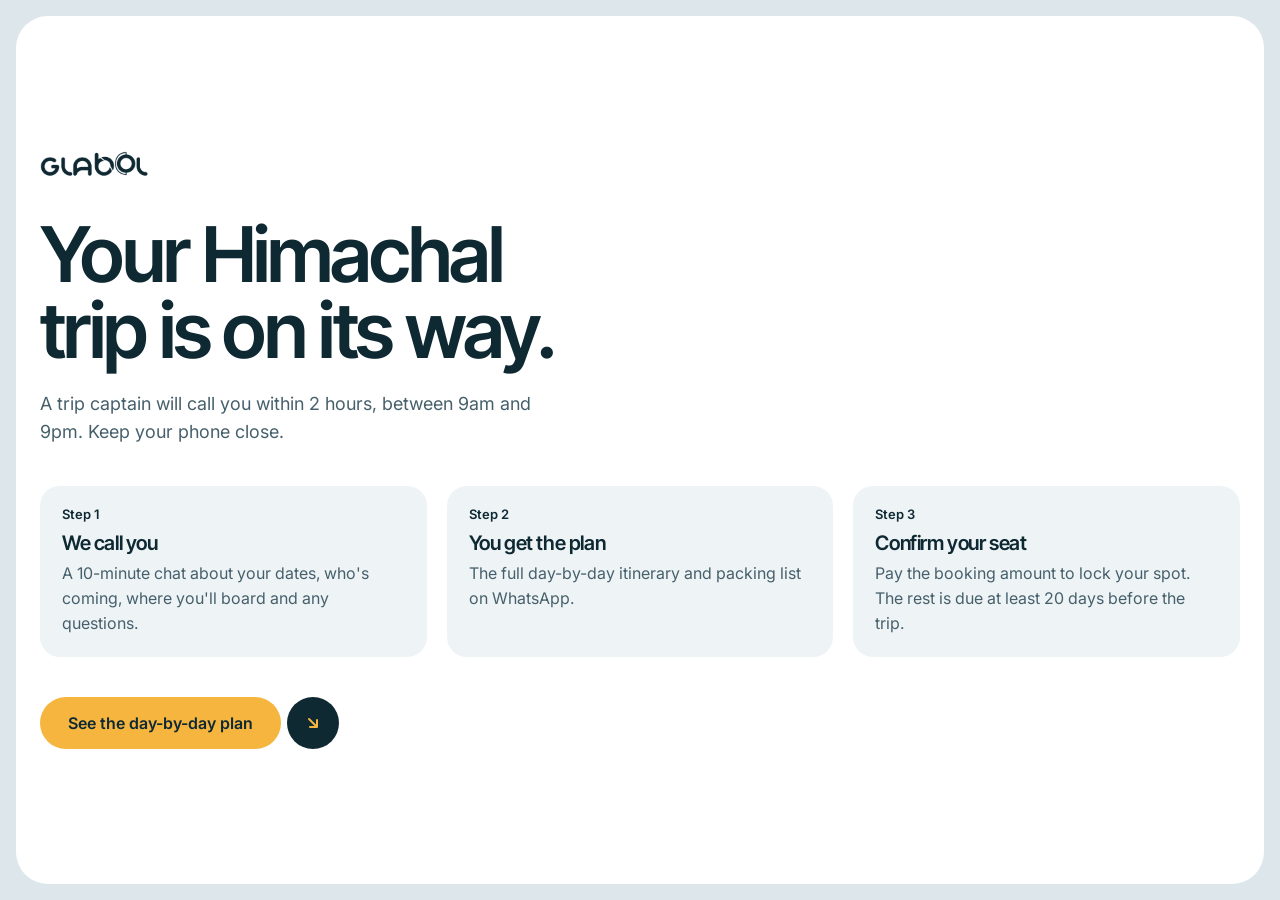
<file: thank-you.html>
<!doctype html>
<html lang="en-IN">
<head>
  <meta charset="utf-8">
  <meta name="viewport" content="width=device-width, initial-scale=1">
  <!-- Google Tag Manager -->
  <script>(function(w,d,s,l,i){w[l]=w[l]||[];w[l].push({'gtm.start':
  new Date().getTime(),event:'gtm.js'});var f=d.getElementsByTagName(s)[0],
  j=d.createElement(s),dl=l!='dataLayer'?'&l='+l:'';j.async=true;j.src=
  'https://www.googletagmanager.com/gtm.js?id='+i+dl;f.parentNode.insertBefore(j,f);
  })(window,document,'script','dataLayer','GTM-TTXFHSF9');</script>
  <!-- End Google Tag Manager -->
  <title>Enquiry received | Glabol</title>
  <meta name="robots" content="noindex">
  <meta name="theme-color" content="#DCE6EB">
  <link rel="preconnect" href="https://fonts.googleapis.com">
  <link rel="preconnect" href="https://fonts.gstatic.com" crossorigin>
  <link rel="stylesheet" href="https://fonts.googleapis.com/css2?family=Inter+Tight:wght@500;600;800&family=Inter:wght@400;500;600&display=swap">
  <link rel="stylesheet" href="palette.css?v=d22a79d6">
  <link rel="stylesheet" href="styles.css?v=3f8e70ad">
  <!-- Ad tags (Google Ads, GA4, Meta Pixel) load through GTM; site.js only pushes the events -->
  <style>
    .thanks {
      min-height: calc(100svh - 2 * var(--frame));
      display: grid; align-content: center;
      gap: 0;
    }
    .thanks-logo { margin-bottom: 40px; }
    .thanks-done h1 { font-size: clamp(40px, 6vw, 80px); line-height: 1; letter-spacing: -0.035em; max-width: 12em; margin-bottom: 20px; text-wrap: balance; outline: none; }
    .thanks-done > p { max-width: 46ch; font-size: 18px; margin-bottom: 40px; }
    .next { list-style: none; margin: 0 0 40px; padding: 0; display: grid; grid-template-columns: repeat(3, 1fr); gap: 20px; counter-reset: step; }
    .next li { background: var(--ground-soft); border-radius: 20px; padding: 22px; counter-increment: step; font-size: 16px; }
    .next li::before { content: "Step " counter(step); display: block; font: 600 13px/1 var(--body); color: var(--ink); margin-bottom: 10px; }
    .next strong { display: block; font: 600 20px/1.2 var(--display); color: var(--ink); margin-bottom: 6px; letter-spacing: -0.02em; }
    .thanks-actions { display: flex; flex-wrap: wrap; gap: 16px 24px; align-items: center; }
    .thanks .btn-arrow { background: var(--ink); }
    .thanks .btn-arrow svg { stroke: var(--accent); }

    /* Qualifying questions */
    /* questions on the left, a group photo on the right (desktop only) */
    .qualify { display: grid; grid-template-columns: minmax(0, 780px) minmax(0, 1fr); gap: 64px; align-items: center; }
    .qualify[hidden] { display: none; }
    .qualify-photo { margin: 0; align-self: stretch; }
    .qualify-photo img { display: block; width: 100%; height: 100%; max-height: 600px; object-fit: cover; border-radius: 28px; }
    .qualify-received {
      display: inline-flex; align-items: center; gap: 8px;
      margin: 0 0 22px; padding: 8px 14px 8px 10px;
      border-radius: 999px; background: var(--accent);
      font: 600 14px/1 var(--body); color: var(--on-accent);
    }
    .qualify-received svg { width: 18px; height: 18px; fill: none; stroke: var(--on-accent); stroke-width: 2.6; stroke-linecap: round; stroke-linejoin: round; }
    .qualify h1 { font-size: clamp(30px, 4.2vw, 50px); line-height: 1.05; letter-spacing: -0.03em; max-width: 15em; margin-bottom: 30px; text-wrap: balance; }
    .qualify-progress { display: flex; align-items: center; gap: 14px; margin-bottom: 26px; }
    .qualify-bar { flex: 1 1 auto; max-width: 220px; height: 6px; border-radius: 999px; background: var(--ground-soft); overflow: hidden; }
    .qualify-bar span { display: block; width: 0; height: 100%; border-radius: inherit; background: var(--ink); transition: width .3s ease; }
    .qualify-count { margin: 0; font-size: 14px; font-weight: 500; color: var(--text); white-space: nowrap; }
    .qualify-step h2 { font-size: clamp(21px, 2.4vw, 27px); line-height: 1.25; letter-spacing: -0.02em; max-width: 30em; margin-bottom: 18px; outline: none; }
    .qualify-options { display: grid; grid-template-columns: repeat(3, minmax(0, 1fr)); gap: 12px; }
    .qualify-options:has(> :nth-child(4)) { grid-template-columns: repeat(2, minmax(0, 1fr)); }
    .qualify-options button {
      appearance: none; cursor: pointer; text-align: left;
      min-height: 68px; padding: 18px 20px;
      border: 1.5px solid var(--line); border-radius: 18px; background: var(--snow);
      font: 600 17px/1.3 var(--body); color: var(--ink);
      transition: border-color .15s, background-color .15s, transform .1s;
    }
    .qualify-options button:hover { border-color: var(--ink); }
    .qualify-options button:active { transform: scale(.98); }
    .qualify-options button:focus-visible { outline: 3px solid var(--ink); outline-offset: 2px; }
    .qualify-options button[aria-pressed="true"] { background: var(--accent); border-color: var(--accent); color: var(--on-accent); }
    .qualify-nav { display: flex; justify-content: space-between; gap: 16px; margin-top: 22px; }
    .qualify-nav button { appearance: none; border: 0; background: none; padding: 8px 0; cursor: pointer; font: 500 15px var(--body); color: var(--text); text-decoration: underline; text-underline-offset: 3px; }
    .qualify-nav button:hover { color: var(--ink); }
    .qualify-nav .qualify-skip { margin-left: auto; }
    @media (prefers-reduced-motion: reduce) { .qualify-bar span, .qualify-options button { transition: none; } }
    @media (max-width: 1000px) {
      .qualify { grid-template-columns: 1fr; }
      .qualify-photo { display: none; }
    }
    @media (max-width: 760px) {
      .next { grid-template-columns: 1fr; }
      .qualify-options, .qualify-options:has(> :nth-child(4)) { grid-template-columns: 1fr; }
      .qualify-options button { min-height: 60px; }
    }
  </style>
</head>
<body>
  <!-- Google Tag Manager (noscript) -->
  <noscript><iframe src="https://www.googletagmanager.com/ns.html?id=GTM-TTXFHSF9" height="0" width="0" style="display:none;visibility:hidden"></iframe></noscript>
  <!-- End Google Tag Manager (noscript) -->
  <main class="panel thanks">
    <a href="index.html" class="footer-logo thanks-logo" aria-label="Glabol, back to the trip"></a>

    <!-- Shown right after an enquiry: 3 quick questions, saved to the same row in the sheet -->
    <section class="qualify" id="qualify" aria-labelledby="qualify-title" hidden>
      <div class="qualify-main">
      <p class="qualify-received"><svg viewBox="0 0 24 24" aria-hidden="true"><path d="M5 12.5l4.2 4.2L19 7"/></svg>Enquiry received</p>
      <h1 id="qualify-title">3 quick questions so your trip captain can plan your call.</h1>
      <div class="qualify-progress">
        <div class="qualify-bar" aria-hidden="true"><span></span></div>
        <p class="qualify-count" aria-live="polite"></p>
      </div>

      <div class="qualify-step" data-key="budget_fit" role="group" aria-labelledby="q-budget" hidden>
        <h2 id="q-budget" tabindex="-1">The trip is ₹12,000 per person from Delhi, including GST. Does that fit your budget?</h2>
        <div class="qualify-options">
          <button type="button" value="Fits">Yes, that fits</button>
          <button type="button" value="A bit high, but open">A bit high, but I'm open</button>
          <button type="button" value="Too high">I need something cheaper</button>
        </div>
      </div>

      <div class="qualify-step" data-key="booking_timeline" role="group" aria-labelledby="q-timeline" hidden>
        <h2 id="q-timeline" tabindex="-1">When are you planning to book?</h2>
        <div class="qualify-options">
          <button type="button" value="This week">This week</button>
          <button type="button" value="In 2-4 weeks">In the next 2–4 weeks</button>
          <button type="button" value="Just exploring">Just exploring for now</button>
        </div>
      </div>

      <div class="qualify-step" data-key="call_time" role="group" aria-labelledby="q-call" hidden>
        <h2 id="q-call" tabindex="-1">When should your trip captain call you?</h2>
        <div class="qualify-options">
          <button type="button" value="Morning">Morning, 9am–12pm</button>
          <button type="button" value="Afternoon">Afternoon, 12–5pm</button>
          <button type="button" value="Evening">Evening, 5–9pm</button>
          <button type="button" value="Anytime">Anytime</button>
        </div>
      </div>

      <div class="qualify-nav">
        <button type="button" class="qualify-back" hidden>&larr; Back</button>
        <button type="button" class="qualify-skip">Skip, just call me</button>
      </div>
      </div>
      <figure class="qualify-photo" aria-hidden="true">
        <img src="images/final.jpg" alt="" width="1280" height="720" loading="lazy" decoding="async">
      </figure>
    </section>

    <section class="thanks-done" id="thanks-done">
      <h1 id="thanks-title">Your Himachal trip is on its way.</h1>
      <p id="thanks-call">A trip captain will call you within 2 hours, between 9am and 9pm. Keep your phone close.</p>
      <ol class="next">
        <li><strong>We call you</strong>A 10-minute chat about your dates, who's coming, where you'll board and any questions.</li>
        <li><strong>You get the plan</strong>The full day-by-day itinerary and packing list on WhatsApp.</li>
        <li><strong>Confirm your seat</strong>Pay the booking amount to lock your spot. The rest is due at least 20 days before the trip.</li>
      </ol>
      <div class="thanks-actions">
        <a class="btn" href="index.html#route-title">
          <span class="btn-label">See the day-by-day plan</span>
          <span class="btn-arrow" aria-hidden="true"><svg viewBox="0 0 20 20"><path d="M6 6 L14 14 M14 7 V14 H7"/></svg></span>
        </a>
      </div>
    </section>
  </main>
  <script src="site.js?v=8febaefa" defer></script>
  <script src="thank-you.js?v=f194a94e" defer></script>
</body>
</html>
</file>
<file: palette.css>
/* Himachal A · Snowline colours. Generated by tools/palette.py from palettes/himachal-a.json; edit that file, not this one. */
:root {
  --ground: #DCE6EB;
  --ground-soft: #EEF3F6;
  --ink: #0F2933;
  --text: #46606B;
  --line: #D3DEE3;
  --accent: #F5B53F;
  --on-accent: #0F2933;
  --alert: #A3261B;
  --alert-soft: #F7DEDA;
  --scrim-rgb: 10, 27, 33;
  --glass-rgb: 12, 33, 41;
  --shadow-rgb: 8, 20, 26;
  --caption-rgb: 7, 18, 23;
  --glow-rgb: 10, 29, 36;
  --accent-rgb: 245, 181, 63;
  --field-line: #7C9099;
  --chart-label: #46606B;
  --ph-1: #B6C4CB;
  --ph-2: #82969E;
  --ph-3: #61757D;
  --sky-1: #4E80A8;
  --sky-2: #8DB5D3;
  --sky-3: #D9E7EF;
  --ridge-1: #AFC8DA;
  --ridge-2: #8DAEC8;
  --ridge-3: #738891;
  --ridge-4: #2A444F;
  --icon-chevron: url("data:image/svg+xml,%3Csvg xmlns='http://www.w3.org/2000/svg' viewBox='0 0 12 8'%3E%3Cpath d='M1 1l5 5 5-5' fill='none' stroke='%230F2933' stroke-width='1.6'/%3E%3C/svg%3E");
  --icon-tick: url("data:image/svg+xml,%3Csvg xmlns='http://www.w3.org/2000/svg' viewBox='0 0 20 20'%3E%3Cpath d='M6 10.5l2.6 2.5L14 7.5' fill='none' stroke='%230F2933' stroke-width='2' stroke-linecap='round' stroke-linejoin='round'/%3E%3C/svg%3E");
  --icon-dash: url("data:image/svg+xml,%3Csvg xmlns='http://www.w3.org/2000/svg' viewBox='0 0 20 20'%3E%3Cpath d='M6.5 10h7' stroke='%2346606B' stroke-width='2' stroke-linecap='round'/%3E%3C/svg%3E");
  --icon-plus: url("data:image/svg+xml,%3Csvg xmlns='http://www.w3.org/2000/svg' viewBox='0 0 20 20'%3E%3Cpath d='M10 5v10M5 10h10' stroke='%230F2933' stroke-width='1.8' stroke-linecap='round'/%3E%3C/svg%3E");
}
</file>
<file: styles.css>
/* =========================================================
   Glabol Trip Pages: the stylesheet shared by every destination page.
   Destination colours (--ground, --ink, --accent…) come from palette.css,
   generated per destination by tools/palette.py. Only white is fixed here.
   ========================================================= */
:root {
  --snow: #FFFFFF;
  --glass: rgba(255, 255, 255, .16);
  --glass-line: rgba(255, 255, 255, .35);

  --display: "Inter Tight", "Inter", system-ui, sans-serif;
  --body: "Inter", system-ui, sans-serif;

  --frame: 16px;        /* gap between rounded frames and the viewport */
  --radius: 32px;
  --pad-x: max(24px, calc((100vw - 1200px) / 2 - var(--frame)));
}

*, *::before, *::after { box-sizing: border-box; }

html { scroll-behavior: smooth; -webkit-text-size-adjust: 100%; }
@media (prefers-reduced-motion: reduce) { html { scroll-behavior: auto; } }

body {
  margin: 0;
  background: var(--ground);
  color: var(--text);
  font: 400 17px/1.55 var(--body);
  -webkit-font-smoothing: antialiased;
}

img, svg { display: block; max-width: 100%; }
h1, h2, h3 { color: var(--ink); font-family: var(--display); font-weight: 600; letter-spacing: -0.025em; margin: 0; }
p { margin: 0; }
a { color: inherit; }

:focus-visible {
  outline: 3px solid var(--accent);
  outline-offset: 2px;
  box-shadow: 0 0 0 2px var(--ink);
  border-radius: 8px;
}

.skip {
  position: absolute; left: 16px; top: -60px; z-index: 100;
  background: var(--ink); color: var(--snow);
  padding: 10px 16px; border-radius: 999px; text-decoration: none;
}
.skip:focus { top: 16px; }

/* ---------- Image placeholders (shown until the owner's photo exists) ---------- */
.ph {
  position: relative;
  overflow: hidden;
  background: linear-gradient(140deg, var(--ph-1) 0%, var(--ph-2) 55%, var(--ph-3) 100%);
}
.ph::before {
  content: attr(data-label);
  position: absolute; left: 14px; bottom: 12px;
  font: 500 12px/1 var(--body);
  color: rgba(255, 255, 255, .85);
}
.ph img {
  position: relative; z-index: 1;
  width: 100%; height: 100%;
  object-fit: cover;
}

/* ---------- Buttons: lime pill + white arrow circle ---------- */
.btn {
  display: inline-flex; align-items: center; gap: 6px;
  text-decoration: none; color: var(--on-accent);
  font: 600 16px/1 var(--body);
  border: 0; padding: 0; background: none; cursor: pointer;
}
.btn-label {
  background: var(--accent);
  padding: 18px 28px;
  border-radius: 999px;
}
.btn-arrow {
  display: grid; place-items: center;
  width: 52px; height: 52px; flex: none;
  border-radius: 50%;
  background: var(--snow);
  transition: transform .25s ease;
}
.btn-arrow svg { width: 20px; height: 20px; fill: none; stroke: var(--ink); stroke-width: 2; stroke-linecap: round; stroke-linejoin: round; }
.btn:hover .btn-arrow { transform: rotate(-45deg); }
.btn[disabled] { cursor: progress; opacity: .7; }

.btn-sm { font-size: 15px; gap: 4px; }
.btn-sm .btn-label { padding: 14px 22px; }
.btn-sm .btn-arrow { width: 44px; height: 44px; }

.btn-block { display: flex; width: 100%; }
.btn-block .btn-label { flex: 1; text-align: center; }
/* inside white cards the arrow needs an edge to read as a circle */
.form-card .btn-arrow, .price-box .btn-arrow { background: var(--ink); }
.form-card .btn-arrow svg, .price-box .btn-arrow svg { stroke: var(--accent); }

/* =========================================================
   HERO
   ========================================================= */
.hero {
  position: relative;
  isolation: isolate;
  margin: var(--frame);
  border-radius: var(--radius);
  overflow: hidden;
  display: flex; flex-direction: column;
  color: var(--snow);
}

.hero-art {
  position: absolute; inset: 0; z-index: -1;
  background: linear-gradient(180deg, var(--sky-1) 0%, var(--sky-2) 38%, var(--sky-3) 70%);
}
.ridge, .hero-photo, .hero-shade { position: absolute; inset: 0; width: 100%; height: 100%; }
/* Mirrored so the tall peak sits on the right, behind the form, and the left
   side (where the headline is) is open sky */
.hero-photo { object-fit: cover; object-position: center 15%; transform: scaleX(-1); }
.ridge-back  { z-index: 0; }
.ridge-1 { fill: var(--ridge-1); } .ridge-2 { fill: var(--ridge-2); }
.ridge-3 { fill: var(--ridge-3); } .ridge-4 { fill: var(--ridge-4); }
.hero-photo  { z-index: 1; }
.ridge-front { z-index: 2; display: none; }
.hero-shade  {
  z-index: 3;
  background:
    linear-gradient(180deg, rgba(var(--scrim-rgb), .32) 0, rgba(var(--scrim-rgb), 0) 150px),
    linear-gradient(0deg, rgba(var(--scrim-rgb), .55) 0%, rgba(var(--scrim-rgb), 0) 50%),
    linear-gradient(90deg, rgba(var(--scrim-rgb), .42) 0%, rgba(var(--scrim-rgb), 0) 55%);
}
/* No photo yet: drawn ridges stand in */
.hero.no-photo .ridge-front { display: block; }

/* ---------- Header: logo and phone straight on the photo, lined up with the content below ---------- */
.topbar {
  position: relative; z-index: 2;
  display: flex; align-items: center; justify-content: space-between; gap: 16px;
  padding: 30px 48px 0;
}
.brand { display: flex; align-items: center; text-decoration: none; }
.brand img { height: 32px; width: auto; filter: drop-shadow(0 2px 10px rgba(var(--glow-rgb), .3)); }

/* Logo on light backgrounds: the white PNG used as a mask, filled with Forest */
.footer-logo {
  display: block;
  width: 110px; height: 26px;
  background: var(--ink);
  -webkit-mask: url("images/logo-glabol.png") left center / contain no-repeat;
  mask: url("images/logo-glabol.png") left center / contain no-repeat;
}
.topbar-actions { display: flex; align-items: center; gap: 20px; }
/* On desktop the form is already on screen, so the header doesn't repeat it */
.topbar .topbar-enquire { display: none; }

/* ---------- Hero content ----------
   Two columns, both centred vertically: the left column is one tight block
   (wordmark, Backpacking Trip, line, rating, facts), the form sits on the right. */
.hero-grid {
  position: relative; z-index: 1;
  flex: 1;
  display: grid;
  grid-template-columns: minmax(0, 1fr) minmax(340px, 400px);
  align-items: center;
  gap: 48px;
  padding: 36px 48px 48px;
}
.form-card { justify-self: end; width: 100%; }

.hero-title {
  color: var(--snow);
  font-size: clamp(44px, 5vw, 80px);
  line-height: .95;
  letter-spacing: -0.04em;
  margin-bottom: 20px;
}
/* The destination name as a giant word, sized so it fills the left column but
   never reaches the form (viewport minus frame, padding, form and gap).
   Each page sets --wordmark-size on the word: about 161 / letters, in cqw
   (KASHMIR 23cqw, HIMACHAL 20cqw), so it fills the column at any screen width. */
.h1-place {
  display: block;
  font-size: clamp(56px, var(--wordmark-size, 23cqw), 230px);
  font-weight: 800;
  line-height: .8;
  letter-spacing: -0.045em;
  text-transform: uppercase;
  color: rgba(255, 255, 255, .94);
  text-shadow: 0 8px 40px rgba(var(--glow-rgb), .25);
  margin: 0 0 14px -0.04em;
}
.hero-copy { container-type: inline-size; }
.hero-sub { max-width: 36ch; font-size: 19px; line-height: 1.5; color: rgba(255, 255, 255, .92); margin-bottom: 22px; }

/* Rating: one quiet line */
.rating-line { display: flex; align-items: center; gap: 12px; font-size: 15px; color: rgba(255, 255, 255, .9); margin-bottom: 28px; }
.rating-line strong { color: var(--snow); font-weight: 600; }

/* Trip facts: price, duration, next departure */
.hero-facts {
  display: grid; grid-template-columns: repeat(3, auto); justify-content: start;
  margin: 0; padding: 16px 8px;
  width: fit-content;
  border-radius: 22px;
  background: rgba(var(--glass-rgb), .28);
  border: 1px solid var(--glass-line);
  -webkit-backdrop-filter: blur(14px);
  backdrop-filter: blur(14px);
}
.hero-facts div { padding: 0 24px; }
.hero-facts div + div { border-left: 1px solid rgba(255, 255, 255, .25); }
.hero-facts dt { font: 600 26px/1.1 var(--display); letter-spacing: -0.02em; color: var(--snow); }
.hero-facts dd { margin: 4px 0 0; font-size: 14px; color: rgba(255, 255, 255, .82); white-space: nowrap; }

/* ---------- Form card (the floating white card) ---------- */
.form-card {
  background: var(--snow);
  color: var(--text);
  border-radius: 28px;
  padding: 10px;
  box-shadow: 0 40px 80px -30px rgba(var(--shadow-rgb), .55);
  scroll-margin-top: 24px;
}
.form-card-photo {
  border-radius: 20px;
  aspect-ratio: 16 / 7;
}
.form-card-photo img { object-position: center 30%; }
.form-card-photo::before { top: 12px; bottom: auto; }
.form-card-body { padding: 18px 14px 8px; }
.form-card-title { font-size: 22px; line-height: 1.15; margin-bottom: 4px; }
.form-card-note { font-size: 14px; margin-bottom: 16px; }

.lead-form { display: grid; gap: 12px; }
.field label { display: block; font: 500 13px/1.3 var(--body); color: var(--ink); margin-bottom: 6px; }
.field input, .field select, .phone {
  width: 100%;
  height: 48px;
  border: 1px solid var(--field-line);
  border-radius: 12px;
  background: var(--snow);
  color: var(--ink);
  font: 400 16px var(--body);
  padding: 0 14px;
}
.field select {
  appearance: none;
  background-image: var(--icon-chevron);
  background-repeat: no-repeat;
  background-position: right 14px center;
  background-size: 12px;
  padding-right: 34px;
}
.phone { display: flex; align-items: center; gap: 8px; padding: 0 0 0 14px; }
.phone span { color: var(--text); font-size: 16px; }
.phone input { border: 0; height: 100%; padding: 0 14px 0 0; border-radius: 0 12px 12px 0; }
.field input:focus, .field select:focus, .phone:focus-within {
  outline: none;
  border-color: var(--ink);
  box-shadow: 0 0 0 3px rgba(var(--accent-rgb), .75);
}
.phone input:focus { box-shadow: none; }
.field.has-error input, .field.has-error .phone { border-color: var(--alert); }
.field-error { color: var(--alert); font-size: 13px; margin-top: 4px; }
.field-error:empty { display: none; }
.field-row { display: grid; grid-template-columns: 1fr 1fr; gap: 10px; }
.form-status { font-size: 14px; color: var(--alert); }
.form-status:empty { display: none; }
.form-privacy { font-size: 12.5px; line-height: 1.45; }

.avatars { display: flex; }
.avatars .ph {
  width: 34px; height: 34px; border-radius: 50%;
  border: 2px solid var(--snow);
  margin-left: -10px;
}
.avatars .ph:first-child { margin-left: 0; }

/* =========================================================
   SECTIONS
   ========================================================= */
.panel {
  margin: var(--frame);
  border-radius: var(--radius);
  background: var(--snow);
  padding: clamp(40px, 6vw, 80px) var(--pad-x);
}

.section-head { margin-bottom: 40px; }
.section-head h2 {
  font-size: clamp(32px, 4.2vw, 56px);
  line-height: 1.02;
  letter-spacing: -0.035em;
  max-width: 15em;
  text-wrap: balance;
}
.section-head p { margin-top: 14px; max-width: 52ch; }
.section-head-dark h2 { color: var(--snow); }

/* ---------- Proof ---------- */
.proof { background: transparent; padding-block: 32px; }
.proof-list {
  display: grid; grid-template-columns: repeat(4, 1fr); gap: 24px 40px;
  margin: 0;
}
.proof-list dt { font: 600 clamp(30px, 3vw, 40px)/1.1 var(--display); color: var(--ink); letter-spacing: -0.03em; }
.proof-list dd { margin: 6px 0 0; font-size: 15px; max-width: 24ch; }

/* ---------- Route (altitude profile) ---------- */
.profile-scroll {
  overflow-x: auto;
  margin: 0 -8px 48px;
  padding: 0 8px;
  scrollbar-width: thin;
}
.profile { width: 100%; min-width: 720px; height: auto; overflow: visible; }
.profile-hint { display: none; margin: 0 0 32px; font-size: 13px; font-weight: 500; color: var(--text); }
.profile .p-area { fill: url(#profile-fill); }
.profile .p-fill-top { stop-color: var(--accent); stop-opacity: .45; }
.profile .p-fill-bottom { stop-color: var(--accent); stop-opacity: 0; }
.profile .p-line {
  fill: none; stroke: var(--ink); stroke-width: 3;
  stroke-linecap: round; stroke-linejoin: round;
}
.profile .p-grid { stroke: var(--line); stroke-width: 1; stroke-dasharray: 3 6; }
.profile .p-grid-label { font: 500 12px var(--body); fill: var(--chart-label); }
.profile .p-dot { fill: var(--accent); stroke: var(--ink); stroke-width: 2.5; }
.profile .p-day { font: 600 12px var(--body); fill: var(--text); }
.profile .p-name { font: 600 18px var(--display); fill: var(--ink); letter-spacing: -0.01em; }
.profile .p-alt { font: 500 13px var(--body); fill: var(--text); }

/* One orchestrated moment: the line draws, the stops land in order */
.profile.will-draw .p-line { stroke-dasharray: 1; stroke-dashoffset: 1; }
.profile.will-draw .p-area,
.profile.will-draw .p-stop { opacity: 0; }
.profile.is-drawn .p-line { stroke-dashoffset: 0; transition: stroke-dashoffset 2.4s cubic-bezier(.45, .05, .25, 1); }
.profile.is-drawn .p-area { opacity: 1; transition: opacity 1.2s ease .8s; }
.profile.is-drawn .p-stop { opacity: 1; transition: opacity .5s ease; transition-delay: calc(var(--i) * .3s + .2s); }

.days {
  list-style: none; margin: 0; padding: 0;
  display: grid; grid-template-columns: repeat(4, minmax(0, 1fr));
  gap: 36px 24px;
}
.day-cta {
  display: flex; flex-direction: column; align-items: flex-start;
  padding: 28px;
  border-radius: 18px;
  background: var(--ink);
  color: rgba(255, 255, 255, .82);
}
.day-cta h3 { color: var(--snow); font-size: 24px; line-height: 1.15; letter-spacing: -0.02em; margin-bottom: 10px; }
.day-cta p { font-size: 15.5px; margin-bottom: 24px; }
.day-cta .btn { margin-top: auto; }
.day-cta .btn-arrow { background: var(--snow); }
.day .ph { aspect-ratio: 4 / 3; border-radius: 18px; margin-bottom: 14px; }
.day-num { font: 600 14px/1.2 var(--body); color: var(--ink); margin-bottom: 4px; }
.day-num span { font-weight: 500; color: var(--text); margin-left: 6px; }
.day h3 { font-size: 22px; line-height: 1.2; margin-bottom: 6px; }
.day p:last-child { font-size: 15.5px; }

/* ---------- Feel (mosaic) ---------- */
.feel {
  margin: var(--frame);
  border-radius: var(--radius);
  background: var(--ink);
  padding: clamp(40px, 6vw, 80px) var(--pad-x);
}
.mosaic {
  display: grid;
  grid-template-columns: repeat(6, 1fr);
  grid-template-rows: repeat(3, 230px);
  grid-template-areas:
    "a a a b b b"
    "a a a c c d"
    "e e f f f d";
  gap: 12px;
}
.tile { margin: 0; border-radius: 20px; }
.tile-a { grid-area: a; } .tile-b { grid-area: b; } .tile-c { grid-area: c; }
.tile-d { grid-area: d; } .tile-e { grid-area: e; } .tile-f { grid-area: f; }
.tile::before { top: 14px; bottom: auto; }
.tile figcaption {
  position: absolute; inset: auto 0 0 0; z-index: 2;
  padding: 40px 18px 16px;
  color: var(--snow);
  font: 500 16px/1.35 var(--body);
  background: linear-gradient(0deg, rgba(var(--caption-rgb), .78), rgba(var(--caption-rgb), 0));
}
.tile-a figcaption { font: 500 clamp(20px, 2vw, 26px)/1.25 var(--display); letter-spacing: -0.015em; padding: 80px 28px 24px; }
.tile figcaption span { display: block; margin-top: 6px; font: 400 13px/1.3 var(--body); opacity: .8; letter-spacing: 0; }

/* ---------- Price ---------- */
.price-grid { display: grid; grid-template-columns: minmax(280px, 1fr) 1.2fr 1fr; gap: 40px; align-items: start; }
.price-box { background: var(--ground); border-radius: 24px; padding: 28px; }
.price-from { font-size: 14px; color: var(--ink); }
.price-amount { font: 600 clamp(48px, 5vw, 64px)/1 var(--display); color: var(--ink); letter-spacing: -0.04em; margin: 6px 0 12px; }
.price-alt { font-size: 15px; margin-bottom: 24px; }
.incl h3 { font-size: 20px; margin-bottom: 14px; }
.incl ul { list-style: none; margin: 0; padding: 0; display: grid; gap: 12px; }
.incl li { position: relative; padding-left: 32px; font-size: 16px; }
.incl li::before {
  content: ""; position: absolute; left: 0; top: 2px;
  width: 20px; height: 20px; border-radius: 50%;
}
.list-yes li::before {
  background: var(--accent) var(--icon-tick) center / 20px no-repeat;
}
.list-no li::before {
  background: var(--ground-soft) var(--icon-dash) center / 20px no-repeat;
  box-shadow: inset 0 0 0 1px var(--line);
}

/* ---------- Departures ---------- */
.dep-list { list-style: none; margin: 0; padding: 0; }
.dep-list li {
  display: grid;
  grid-template-columns: minmax(170px, 1fr) minmax(0, 1.5fr) 128px auto;
  align-items: center; gap: 12px 24px;
  padding: 20px 0;
  border-top: 1px solid var(--line);
}
.dep-list li:last-child { border-bottom: 1px solid var(--line); }
.dep-list li[hidden] { display: none; }
.dep-date { font: 600 20px/1.2 var(--display); color: var(--ink); letter-spacing: -0.02em; }
.dep-seats {
  justify-self: end;
  font: 600 13px/1 var(--body); color: var(--ink);
  background: var(--ground-soft); padding: 8px 12px; border-radius: 999px;
  white-space: nowrap;
}
.dep-seats.dep-next { background: var(--alert-soft); color: var(--alert); }
.dep-hold {
  font: 600 15px/1 var(--body); color: var(--ink); text-decoration: none;
  padding: 12px 20px; border-radius: 999px;
  border: 1.5px solid var(--ink);
  white-space: nowrap;
  transition: background-color .2s ease, border-color .2s ease;
}
.dep-hold:hover { background: var(--accent); border-color: var(--accent); color: var(--on-accent); }
.dep-more {
  margin-top: 24px;
  font: 600 15px/1 var(--body); color: var(--ink);
  padding: 14px 22px; border-radius: 999px;
  border: 1.5px solid var(--ink); background: none; cursor: pointer;
  transition: background-color .2s ease, border-color .2s ease;
}
.dep-more:hover { background: var(--accent); border-color: var(--accent); color: var(--on-accent); }

/* ---------- Reviews ---------- */
.review-list { display: grid; grid-template-columns: repeat(3, 1fr); gap: 20px; }
.review {
  margin: 0;
  background: var(--ground-soft);
  border-radius: 24px;
  padding: 28px;
  display: flex; flex-direction: column; justify-content: space-between; gap: 24px;
}
.review p { font-size: 17px; line-height: 1.55; color: var(--ink); }
.review footer { display: flex; align-items: center; gap: 12px; font-size: 14px; }
.review footer .ph { width: 48px; height: 48px; border-radius: 50%; flex: none; }
.review strong { display: block; color: var(--ink); font-size: 15px; }
.initials {
  display: grid; place-items: center; flex: none;
  width: 48px; height: 48px; border-radius: 50%;
  background: var(--accent); color: var(--on-accent);
  font: 600 16px/1 var(--display);
}

/* ---------- FAQ ---------- */
.faq-grid { display: grid; grid-template-columns: minmax(0, 1fr) 340px; gap: 64px; align-items: start; }
.faq-help {
  position: sticky; top: 24px;
  background: var(--ground); border-radius: 24px; padding: 28px;
}
.faq-help h3 { font-size: 24px; line-height: 1.15; letter-spacing: -0.02em; margin-bottom: 10px; }
.faq-help p { font-size: 15.5px; margin-bottom: 22px; }
.faq-help .btn-arrow { background: var(--ink); }
.faq-help .btn-arrow svg { stroke: var(--accent); }
.faq details { border-top: 1px solid var(--line); }
.faq details:last-child { border-bottom: 1px solid var(--line); }
.faq summary {
  list-style: none;
  cursor: pointer;
  display: flex; justify-content: space-between; align-items: center; gap: 24px;
  padding: 22px 0;
  font: 600 clamp(18px, 1.8vw, 21px)/1.3 var(--display);
  color: var(--ink);
  letter-spacing: -0.015em;
}
.faq summary::-webkit-details-marker { display: none; }
.faq summary::after {
  content: ""; flex: none;
  width: 32px; height: 32px; border-radius: 50%;
  background: var(--ground-soft) var(--icon-plus) center / 18px no-repeat;
  transition: transform .25s ease;
}
.faq details[open] summary::after { transform: rotate(45deg); }
.faq details p { padding: 0 56px 24px 0; max-width: 68ch; }
.faq details h4 { font: 600 17px/1.3 var(--display); color: var(--ink); margin: 4px 0 10px; }
.faq details ul { margin: 0; padding: 0 56px 24px 20px; max-width: 68ch; display: grid; gap: 8px; }

/* ---------- Final CTA ---------- */
.final {
  position: relative;
  isolation: isolate;
  margin: var(--frame);
  border-radius: var(--radius);
  overflow: hidden;
  padding: clamp(48px, 7vw, 96px) var(--pad-x);
  color: var(--snow);
}
.final-art { position: absolute; inset: 0; z-index: -1; }
.final-art::after {
  content: ""; position: absolute; inset: 0; z-index: 2;
  background: linear-gradient(90deg, rgba(var(--scrim-rgb), .78) 0%, rgba(var(--scrim-rgb), .35) 100%);
}
.final-art::before { display: none; }
.final-grid { display: grid; grid-template-columns: 1fr minmax(320px, 400px); gap: 48px; align-items: center; }
.final-copy h2 { color: var(--snow); font-size: clamp(36px, 4.6vw, 64px); line-height: 1; letter-spacing: -0.035em; max-width: 11em; text-wrap: balance; margin-bottom: 18px; }
.final-copy p { max-width: 40ch; color: rgba(255, 255, 255, .9); }
.form-card-plain { padding: 10px; }
.form-card-plain .form-card-title { margin-bottom: 18px; }

/* ---------- Footer ---------- */
.footer {
  padding: 32px var(--pad-x) 48px;
  margin: 0 var(--frame);
  font-size: 14px;
  display: grid; gap: 8px;
}
.footer a { color: var(--ink); margin-right: 16px; }
.footer strong { color: var(--ink); }
.footer-small { font-size: 13px; max-width: 70ch; }
.footer-credits { font-size: 12px; max-width: 110ch; }
.footer-credits a { margin-right: 0; }

/* ---------- Mobile sticky bar ---------- */
.sticky-bar {
  position: fixed; left: 10px; right: 10px; bottom: 10px; z-index: 50;
  display: none; align-items: center; gap: 8px;
  padding: 6px;
  border-radius: 999px;
  background: rgba(255, 255, 255, .88);
  -webkit-backdrop-filter: blur(14px);
  backdrop-filter: blur(14px);
  box-shadow: 0 12px 32px -12px rgba(var(--shadow-rgb), .45);
  transform: translateY(140%);
  transition: transform .3s ease;
}
.sticky-bar.is-visible { transform: translateY(0); }
.sticky-bar .btn-arrow { background: var(--ink); }
.sticky-bar .btn-arrow svg { stroke: var(--accent); }

/* =========================================================
   RESPONSIVE
   ========================================================= */
@media (max-width: 1120px) {
  .hero-grid { grid-template-columns: minmax(0, 1fr) minmax(330px, 380px); gap: 32px; }
  .hero-facts div { padding: 0 18px; }
  .price-grid { grid-template-columns: 1fr 1fr; }
  .price-box { grid-column: 1 / -1; display: grid; grid-template-columns: 1fr auto; gap: 0 32px; align-items: end; }
  .price-box .btn { grid-column: 2; grid-row: 1 / span 3; align-self: center; width: auto; }
}

@media (max-width: 1000px) {
  .hero-facts { width: 100%; max-width: 440px; grid-template-columns: repeat(3, minmax(0, 1fr)); padding: 14px 4px; }
  .hero-facts div { padding: 0 14px; }
  .hero-facts dt { font-size: 22px; }
  .hero-facts dd { font-size: 13px; white-space: normal; }
  .days { grid-template-columns: repeat(2, minmax(0, 1fr)); gap: 28px 24px; }
  .day { display: grid; grid-template-columns: 132px 1fr; gap: 0 16px; align-items: start; }
  .day .ph { grid-row: 1 / span 3; aspect-ratio: 1; border-radius: 14px; margin: 0; }
  .day .ph::before { display: none; }
  .day h3 { font-size: 19px; margin-bottom: 4px; }
  .day p:last-child { font-size: 14.5px; line-height: 1.5; }
  .day-cta { padding: 22px 24px; }
  .day-cta h3 { font-size: 20px; }
  .faq-grid { grid-template-columns: 1fr; gap: 32px; }
  .faq-help { position: static; }
}

/* Portrait tablets: two columns get too narrow, so the headline goes full width and the form sits below it */
@media (max-width: 880px) {
  .hero-grid { grid-template-columns: 1fr; gap: 36px; }
  .form-card { justify-self: start; max-width: 480px; }
}

@media (min-width: 761px) and (max-width: 1000px) {
  .day-cta p { display: none; }
}

@media (max-width: 900px) {
  .sticky-bar { display: flex; }
  .footer { padding-bottom: 110px; }
  .review-list { grid-template-columns: 1fr; }
  .proof-list { grid-template-columns: 1fr 1fr; }
  .final-grid { grid-template-columns: 1fr; }
  .dep-list li { grid-template-columns: 1fr auto; }
  .dep-note { grid-column: 1; grid-row: 2; font-size: 15px; }
  .dep-seats { grid-column: 2; grid-row: 1; justify-self: end; }
  .dep-hold { grid-column: 2; grid-row: 2; justify-self: end; }
}

@media (max-width: 760px) {
  :root { --frame: 8px; --radius: 24px; }
  body { font-size: 16px; }
  .hero { min-height: 0; }
  .topbar { padding: 16px 16px 0; }
  .brand img { height: 24px; }
  .topbar .topbar-enquire { display: inline-flex; }
  .profile-scroll {
    margin-bottom: 10px;
    -webkit-mask-image: linear-gradient(90deg, #000 75%, transparent);
    mask-image: linear-gradient(90deg, #000 75%, transparent);
  }
  .profile-scroll.at-end { -webkit-mask-image: none; mask-image: none; }
  .profile-hint { display: block; }
  .day-cta { padding: 24px; }
  .hero-shade { background: linear-gradient(180deg, rgba(var(--scrim-rgb), .2) 0%, rgba(var(--scrim-rgb), .5) 45%, rgba(var(--scrim-rgb), .7) 100%); }
  .days { grid-template-columns: 1fr; gap: 20px; }
  .day { grid-template-columns: 112px 1fr; }
  .hero-grid {
    grid-template-columns: 1fr;
    gap: 28px;
    padding: 48px 16px 16px;
  }
  .hero-facts { width: 100%; grid-template-columns: repeat(3, 1fr); padding: 12px 0; }
  .hero-facts div { padding: 0 12px; }
  .hero-facts dt { font-size: 19px; }
  .hero-facts dd { font-size: 12.5px; white-space: normal; }
  .hero-title { font-size: clamp(44px, 13vw, 60px); margin-bottom: 14px; }
  /* Phones: one normal-sized headline, e.g. "Himachal Backpacking Trip" */
  .h1-place { display: inline; font-size: inherit; font-weight: inherit; line-height: inherit; letter-spacing: inherit; text-transform: none; text-shadow: none; margin: 0; }
  .rating-line { margin-bottom: 20px; }
  .hero-sub { font-size: 17px; margin-bottom: 18px; }
  .price-grid { grid-template-columns: 1fr; }
  .price-box { display: block; }
  .price-box .btn { width: 100%; }
  .mosaic {
    grid-template-columns: 1fr 1fr;
    grid-template-rows: 300px repeat(3, 190px);
    grid-template-areas: "a a" "b b" "c d" "e f";
  }
  .tile figcaption { font-size: 14px; padding: 32px 12px 12px; }
  .tile-a figcaption { font-size: 19px; padding: 48px 18px 18px; }
  .faq details p, .faq details ul { padding-right: 0; }
  .final { padding-inline: 16px; }
}

@media (max-width: 380px) {
  .field-row { grid-template-columns: 1fr; }
  .btn-label { padding-inline: 20px; }
}

@media (prefers-reduced-motion: reduce) {
  *, *::before, *::after { transition-duration: .01ms !important; }
}
</file>
